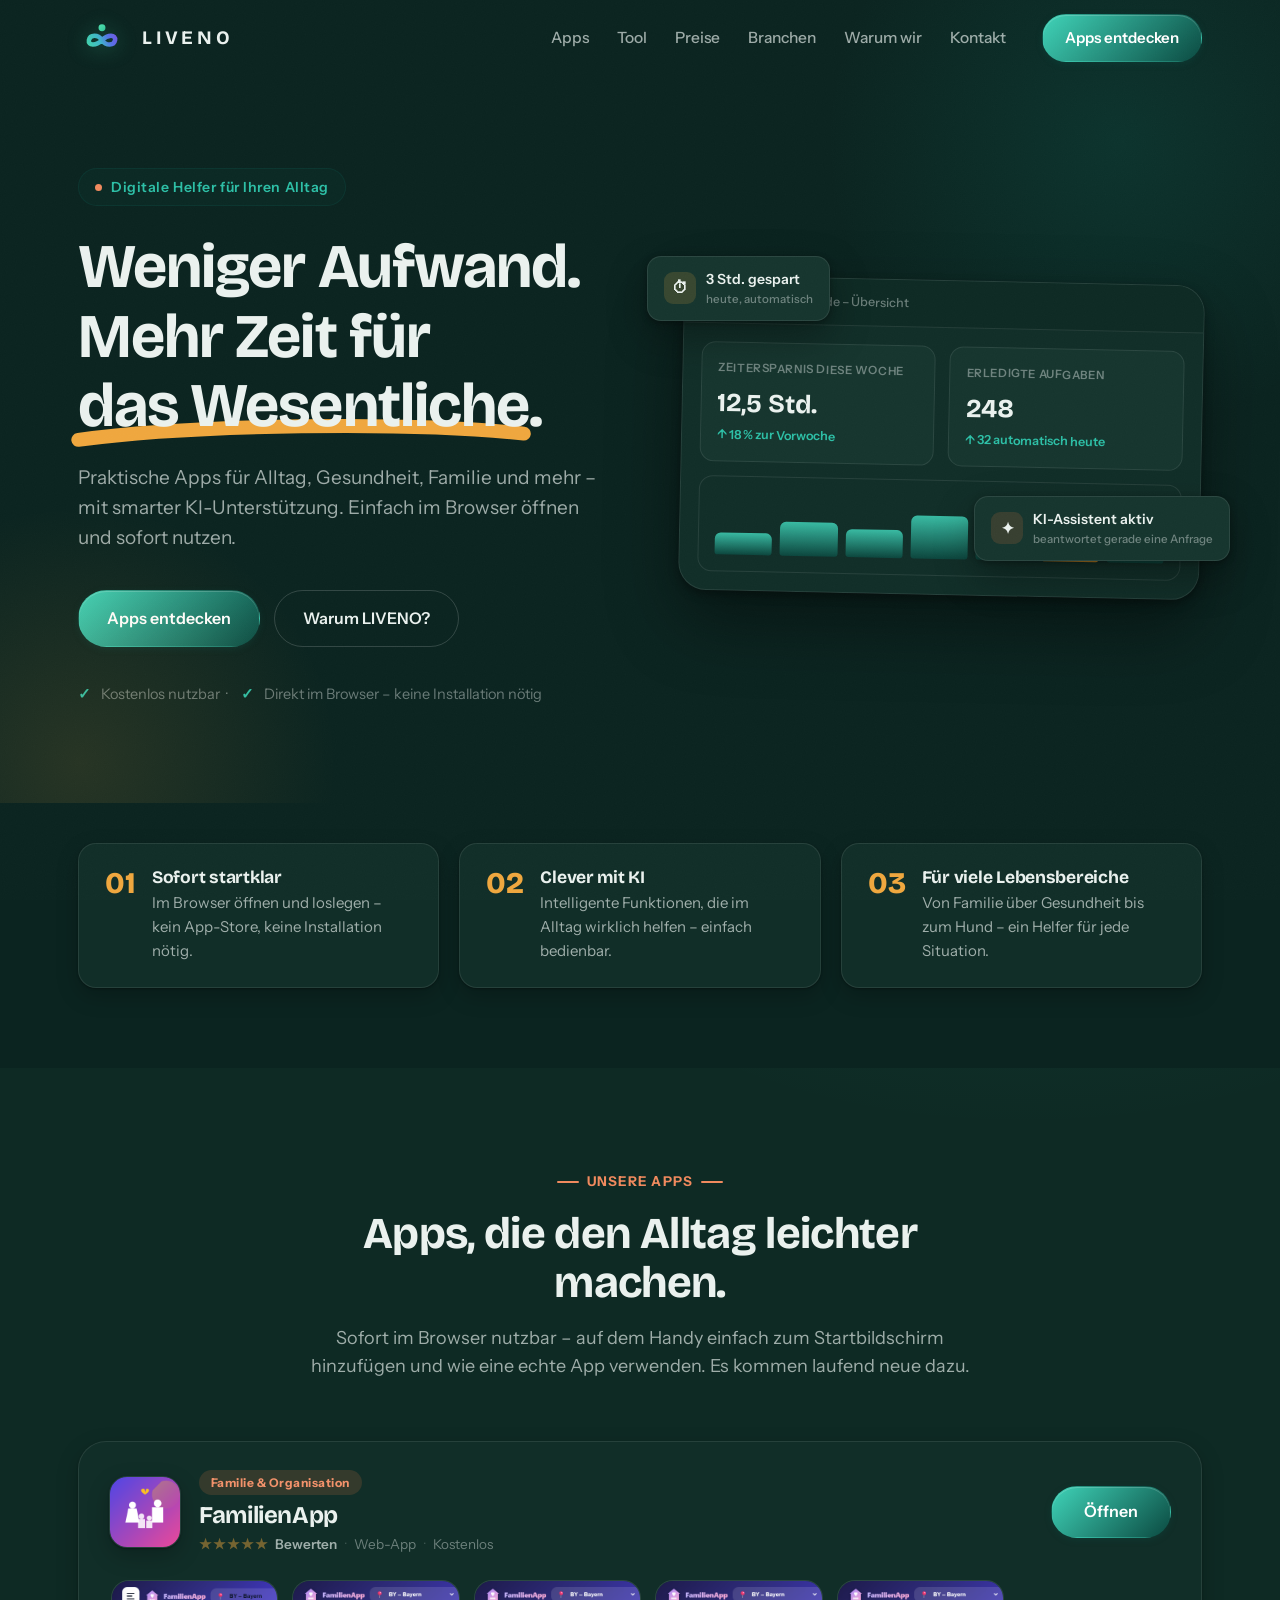
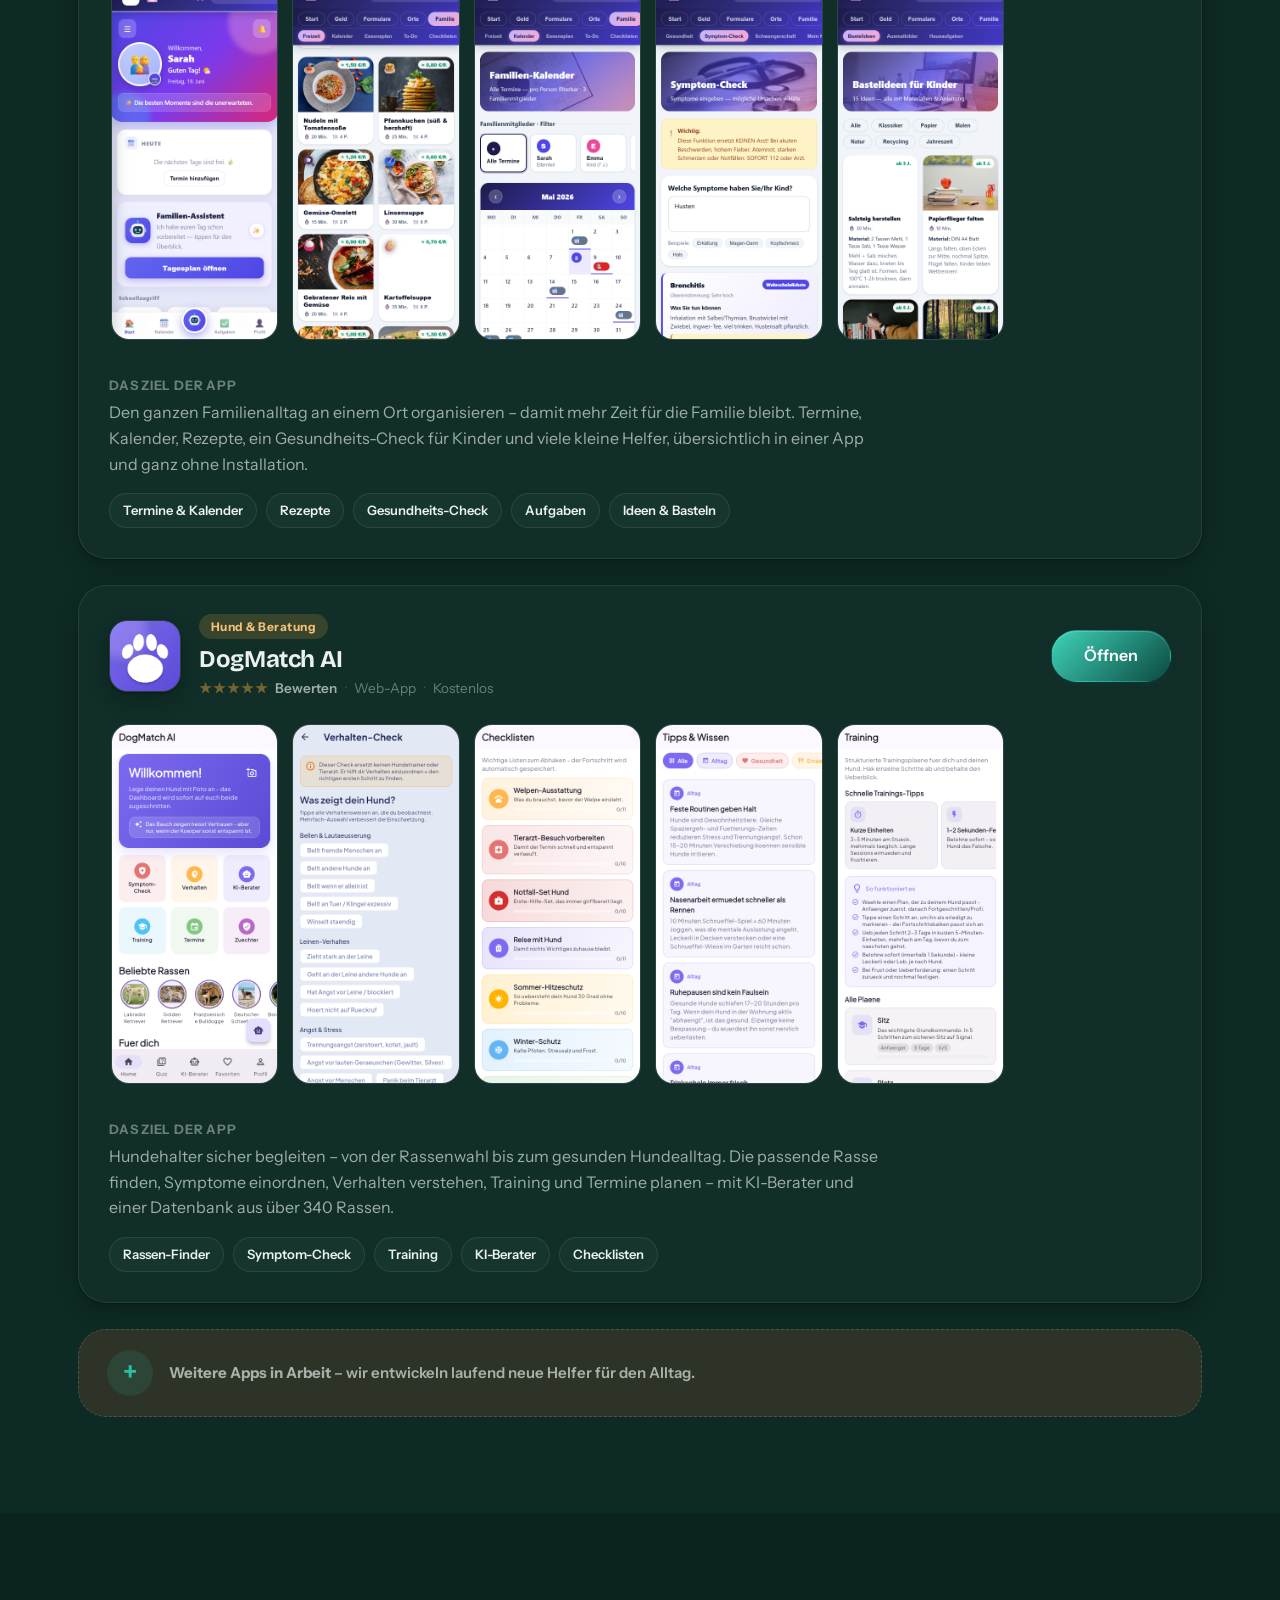
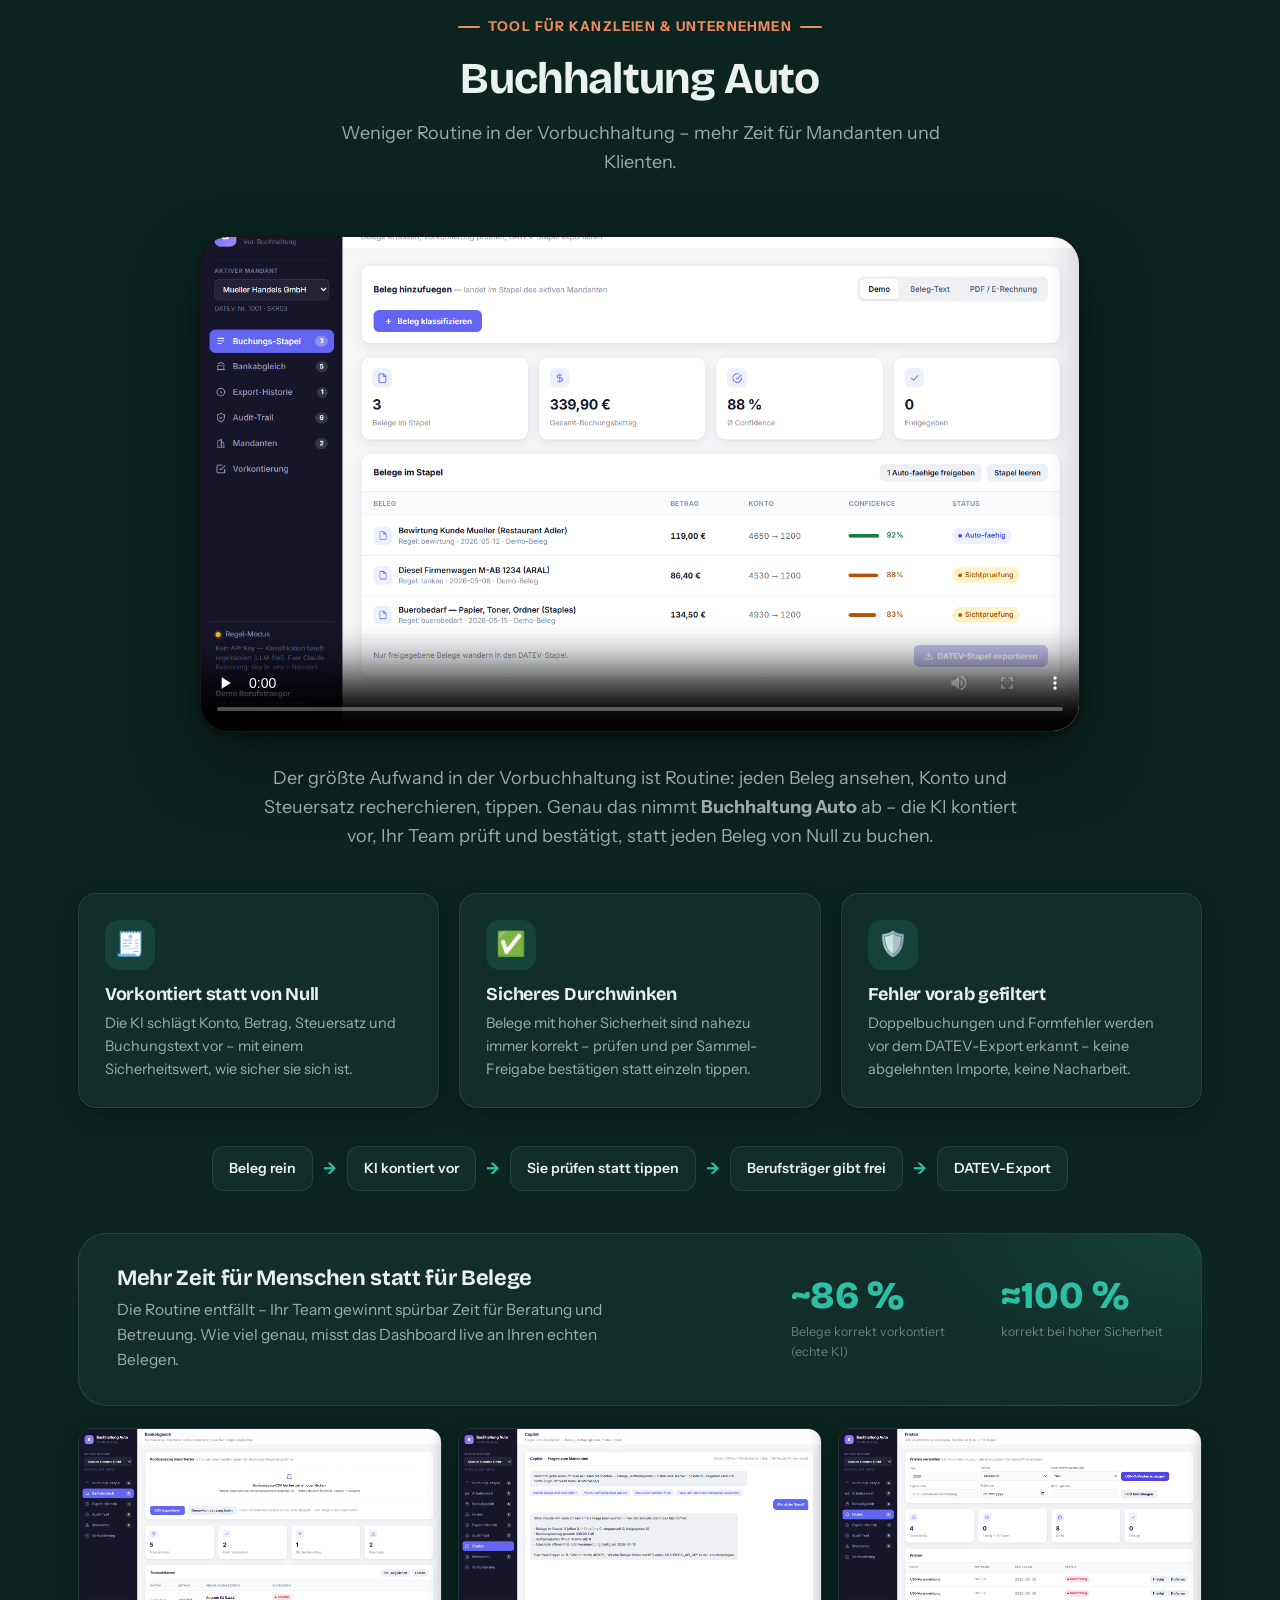
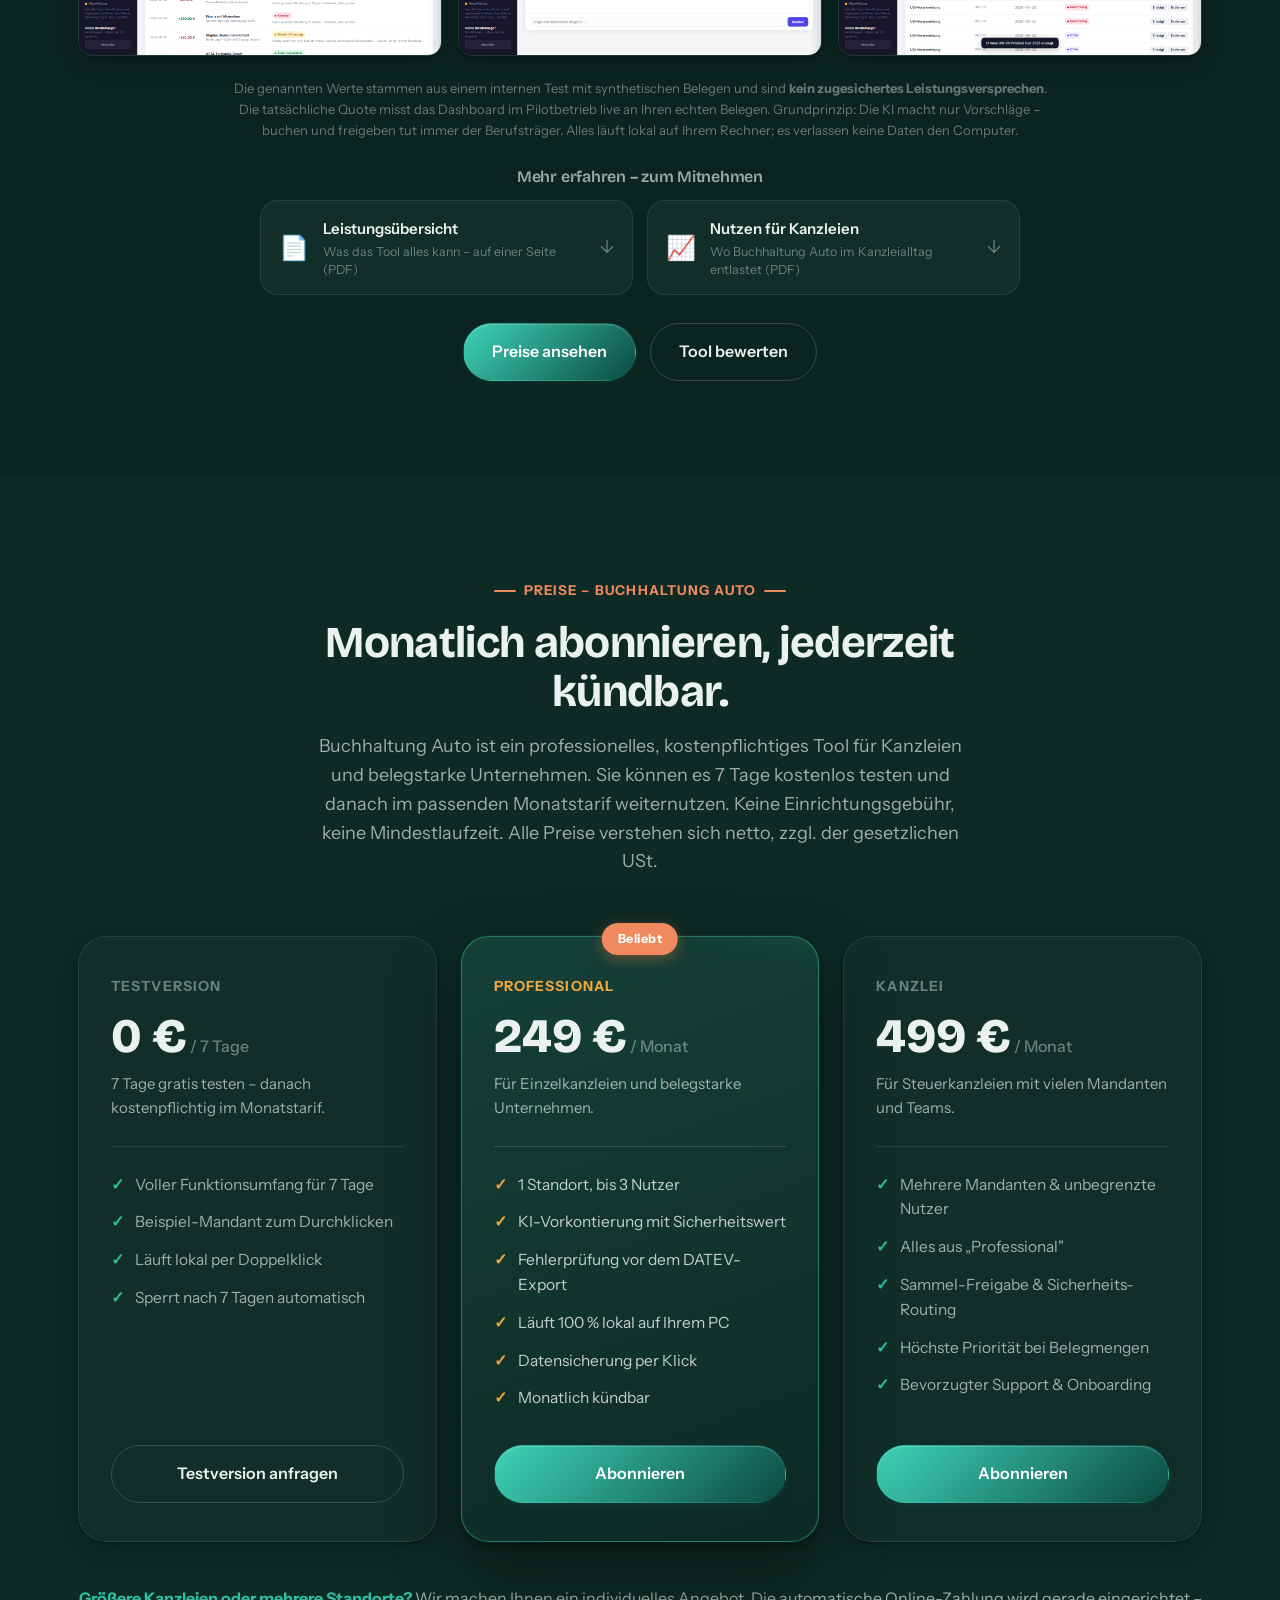
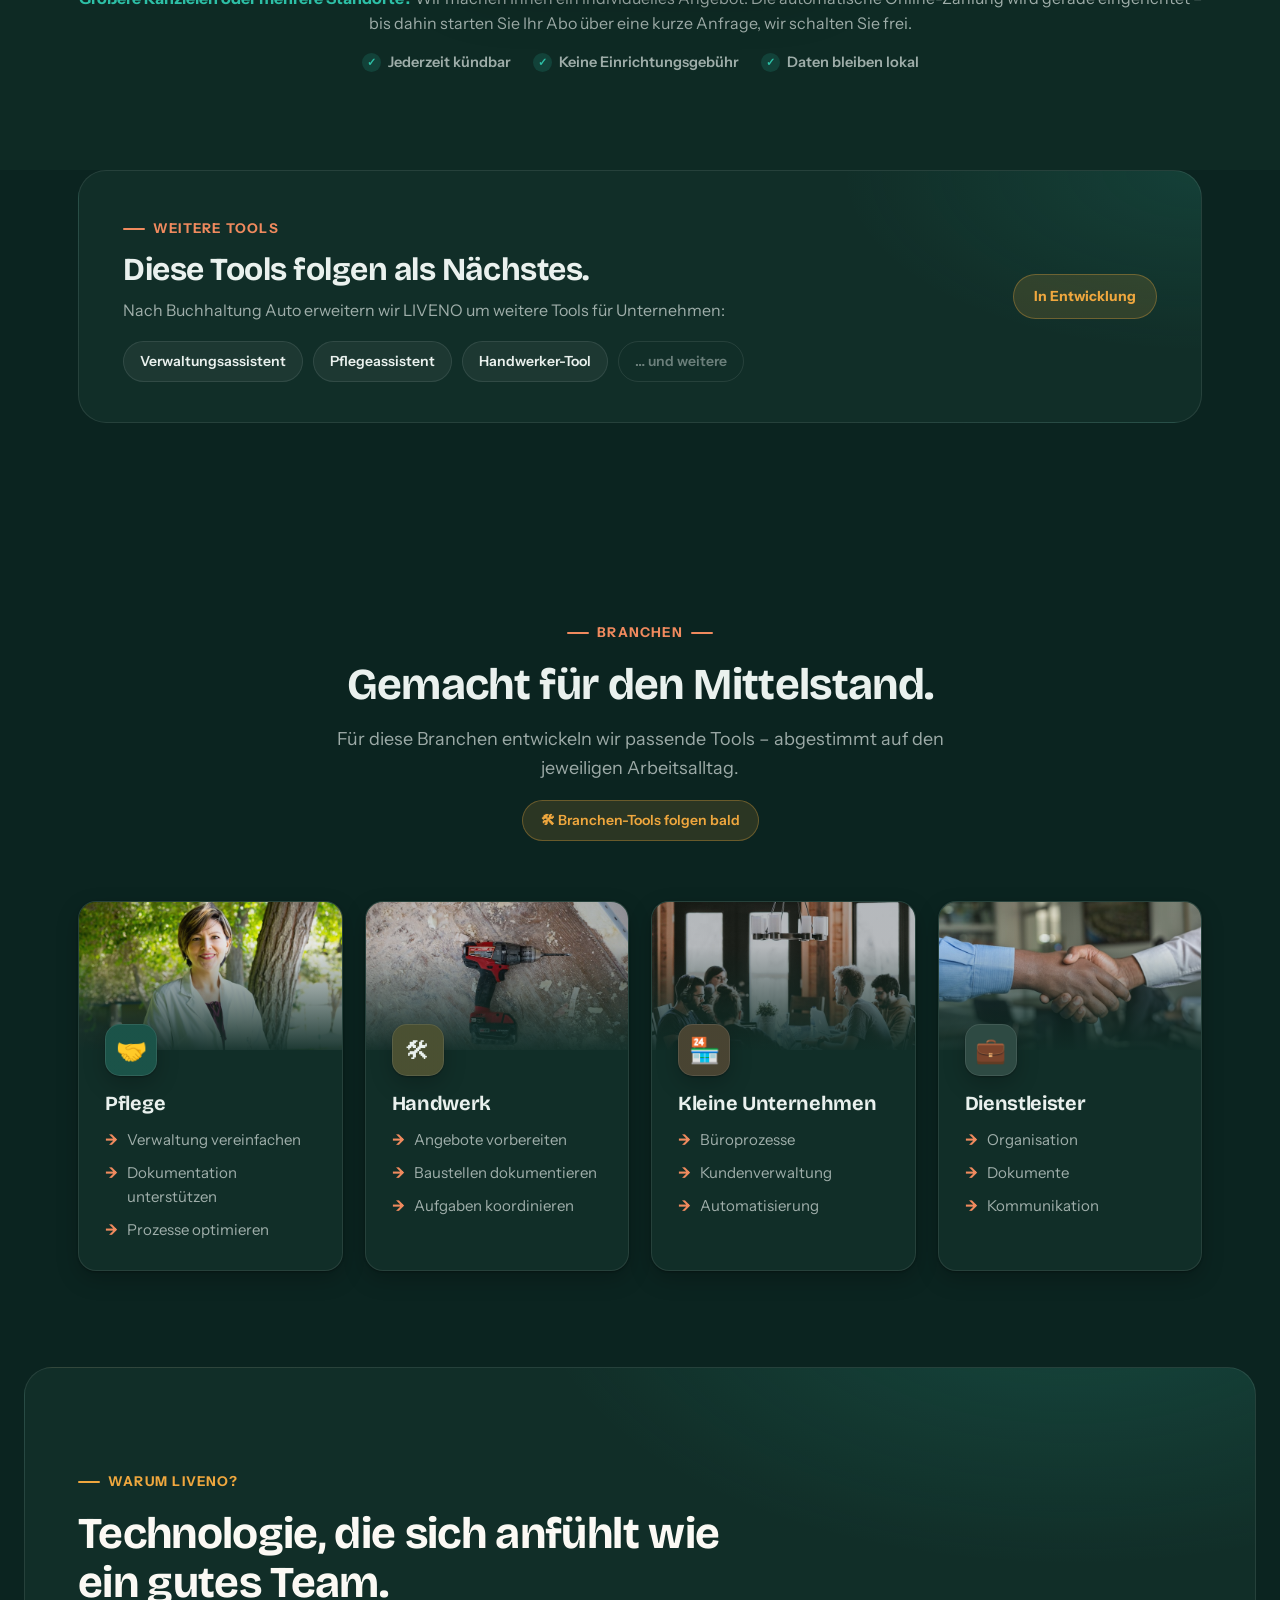
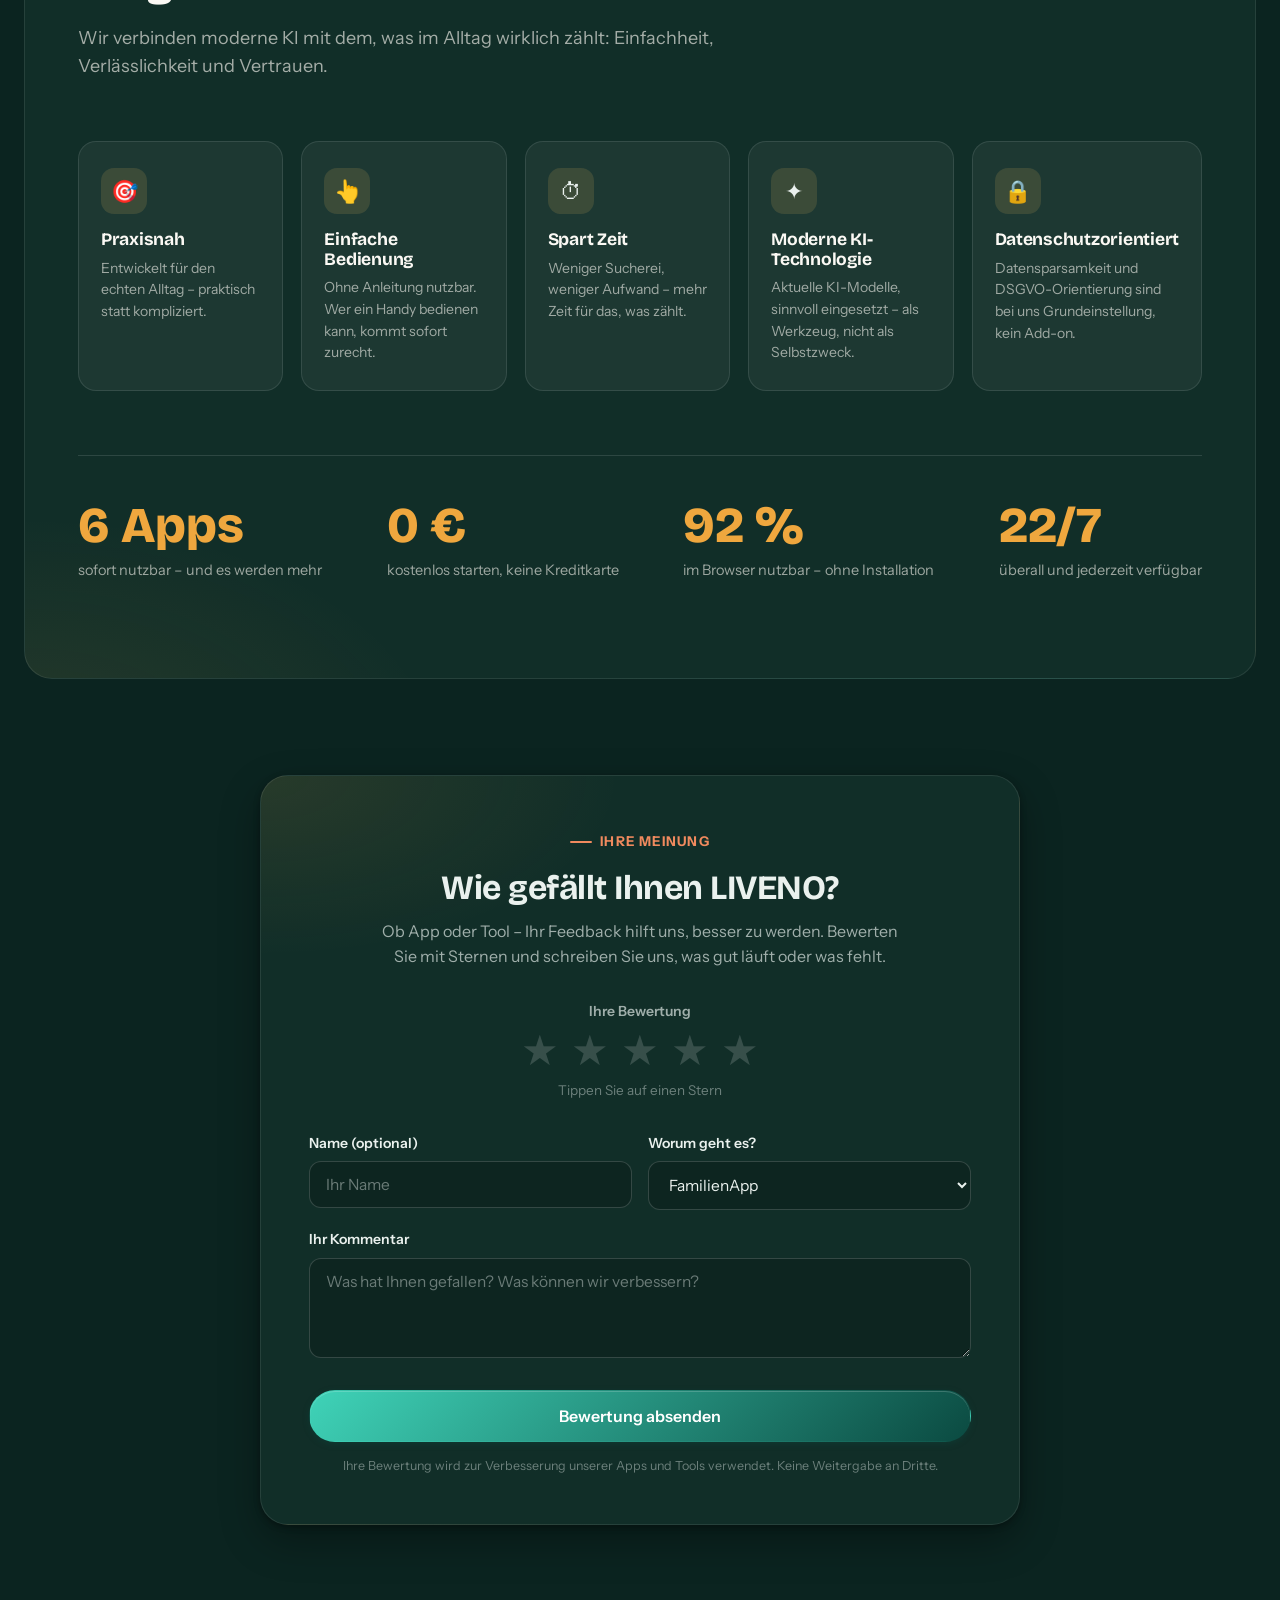
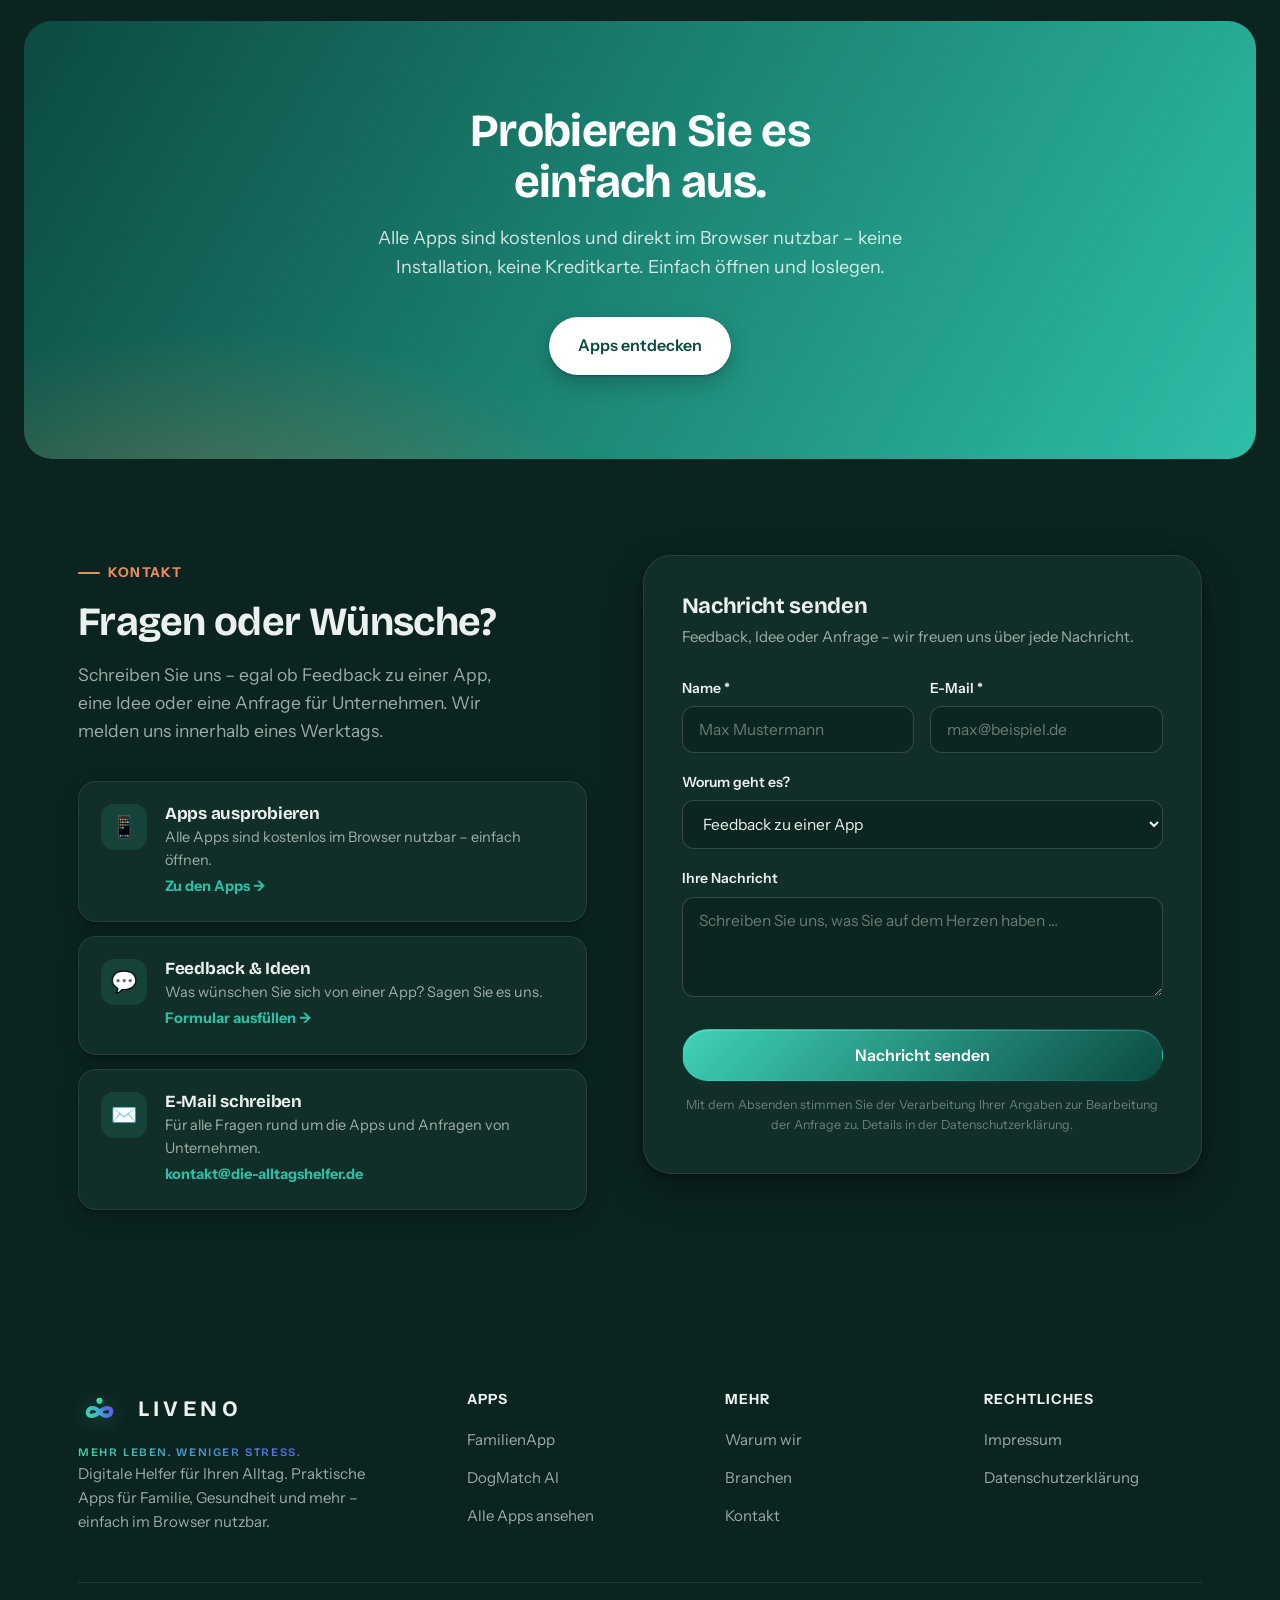
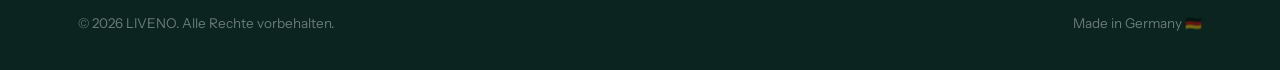
<file: index.html>
<!DOCTYPE html>
<html lang="de">
<head>
  <meta charset="UTF-8">
  <meta name="viewport" content="width=device-width, initial-scale=1.0">
  <title>LIVENO – Mehr Leben. Weniger Stress.</title>
  <meta name="description" content="LIVENO: praktische Apps für Familie und Hund – mit smarter KI-Unterstützung. Kostenlos und direkt im Browser nutzbar. Mehr Leben. Weniger Stress.">
  <meta name="keywords" content="LIVENO, Alltags-Apps, FamilienApp, Hunde-App, DogMatch, KI-Apps, kostenlose Web-Apps">
  <meta property="og:title" content="LIVENO – Mehr Leben. Weniger Stress.">
  <meta property="og:description" content="Praktische Apps für Familie und Hund – kostenlos und direkt im Browser nutzbar.">
  <meta property="og:type" content="website">
  <meta property="og:locale" content="de_DE">
  <link rel="icon" type="image/svg+xml" href="assets/liveno-icon.svg">
  <link rel="apple-touch-icon" href="assets/liveno-icon.svg">
  <link rel="preconnect" href="https://fonts.googleapis.com">
  <link rel="preconnect" href="https://fonts.gstatic.com" crossorigin>
  <link href="https://fonts.googleapis.com/css2?family=Bricolage+Grotesque:opsz,wght@12..96,400;12..96,600;12..96,700;12..96,800&family=Instrument+Sans:ital,wght@0,400;0,500;0,600;0,700;1,400&display=swap" rel="stylesheet">
  <link rel="stylesheet" href="css/style.css">
  <script type="application/ld+json">
  {
    "@context": "https://schema.org",
    "@type": "Organization",
    "name": "LIVENO",
    "slogan": "Mehr Leben. Weniger Stress.",
    "description": "LIVENO – praktische Apps für den Alltag mit smarter KI-Unterstützung. Aktuell: FamilienApp und DogMatch AI.",
    "url": "https://marcel-fe.github.io/die-alltagshelfer/",
    "inLanguage": "de"
  }
  </script>
</head>
<body>

  <!-- ====== NAVIGATION ====== -->
  <header class="nav" id="nav">
    <div class="nav-inner">
      <a href="#" class="nav-logo brand">
        <img class="brand-mark" src="assets/liveno-mark.svg" alt="LIVENO Logo">
        <span class="brand-word">LIVENO</span>
      </a>
      <button class="nav-burger" id="navBurger" aria-label="Menü öffnen">
        <span></span><span></span><span></span>
      </button>
      <nav class="nav-links" aria-label="Hauptnavigation">
        <a href="#apps">Apps</a>
        <a href="#tool">Tool</a>
        <a href="#preise">Preise</a>
        <a href="#branchen">Branchen</a>
        <a href="#warum">Warum wir</a>
        <a href="#kontakt">Kontakt</a>
      </nav>
      <div class="nav-cta">
        <a href="#apps" class="btn btn-primary">Apps entdecken</a>
      </div>
    </div>
  </header>

  <!-- ====== HERO ====== -->
  <section class="hero">
    <div class="hero-bg">
      <div class="blob-1"></div>
      <div class="blob-2"></div>
    </div>
    <div class="container">
      <div class="hero-grid">
        <div>
          <span class="hero-eyebrow"><span class="dot"></span>Digitale Helfer für Ihren Alltag</span>
          <h1>
            Weniger Aufwand.<br>
            Mehr Zeit für
            <span class="accent">
              <span class="accent-text">das&nbsp;Wesentliche.</span>
              <svg viewBox="0 0 300 24" preserveAspectRatio="none" aria-hidden="true">
                <path d="M6 18 C 80 8, 220 6, 294 14"/>
              </svg>
            </span>
          </h1>
          <p class="hero-sub">
            Praktische Apps für Alltag, Gesundheit, Familie und mehr – mit smarter
            KI-Unterstützung. Einfach im Browser öffnen und sofort nutzen.
          </p>
          <div class="hero-ctas">
            <a href="#apps" class="btn btn-primary">Apps entdecken</a>
            <a href="#warum" class="btn btn-secondary">Warum LIVENO?</a>
          </div>
          <p class="hero-trust">
            <span class="check">✓</span> Kostenlos nutzbar
            &nbsp;·&nbsp;
            <span class="check">✓</span> Direkt im Browser – keine Installation nötig
          </p>
        </div>

        <div class="hero-visual">
          <div class="mockup">
            <div class="mockup-bar">
              <i></i><i></i><i></i>
              <span>app.liveno.de – Übersicht</span>
            </div>
            <div class="mockup-body">
              <div class="mock-card">
                <div class="label">Zeitersparnis diese Woche</div>
                <div class="big">12,5 Std.</div>
                <div class="trend">↑ 18 % zur Vorwoche</div>
              </div>
              <div class="mock-card">
                <div class="label">Erledigte Aufgaben</div>
                <div class="big">248</div>
                <div class="trend">↑ 32 automatisch heute</div>
              </div>
              <div class="mock-chart" aria-hidden="true">
                <i></i><i></i><i></i><i></i><i></i><i></i><i></i>
              </div>
            </div>
          </div>
          <div class="float-chip chip-time">
            <span class="ic">⏱</span>
            <span>3 Std. gespart<span class="sub">heute, automatisch</span></span>
          </div>
          <div class="float-chip chip-ai">
            <span class="ic">✦</span>
            <span>KI-Assistent aktiv<span class="sub">beantwortet gerade eine Anfrage</span></span>
          </div>
        </div>
      </div>
    </div>
  </section>

  <!-- ====== 5-SEKUNDEN-WERT ====== -->
  <section class="value-strip" aria-label="Vorteile auf einen Blick">
    <div class="container">
      <div class="value-grid">
        <div class="value-item reveal">
          <span class="num">01</span>
          <div>
            <h3>Sofort startklar</h3>
            <p>Im Browser öffnen und loslegen – kein App-Store, keine Installation nötig.</p>
          </div>
        </div>
        <div class="value-item reveal reveal-d1">
          <span class="num">02</span>
          <div>
            <h3>Clever mit KI</h3>
            <p>Intelligente Funktionen, die im Alltag wirklich helfen – einfach bedienbar.</p>
          </div>
        </div>
        <div class="value-item reveal reveal-d2">
          <span class="num">03</span>
          <div>
            <h3>Für viele Lebensbereiche</h3>
            <p>Von Familie über Gesundheit bis zum Hund – ein Helfer für jede Situation.</p>
          </div>
        </div>
      </div>
    </div>
  </section>

  <!-- ====== APPS ====== -->
  <section class="apps" id="apps">
    <div class="container">
      <div class="section-head center reveal">
        <span class="eyebrow">Unsere Apps</span>
        <h2>Apps, die den Alltag leichter machen.</h2>
        <p>Sofort im Browser nutzbar – auf dem Handy einfach zum Startbildschirm hinzufügen und wie eine echte App verwenden. Es kommen laufend neue dazu.</p>
      </div>

      <div class="appstore-list">

        <!-- FamilienApp -->
        <article class="store-app reveal">
          <div class="store-head">
            <img class="store-icon" src="assets/img/apps/familien-icon.png" alt="FamilienApp App-Icon" loading="lazy">
            <div class="store-id">
              <span class="app-cat cat-1">Familie &amp; Organisation</span>
              <h3>FamilienApp</h3>
              <div class="store-meta">
                <a href="#feedback" class="store-rate" aria-label="App bewerten"><span class="stars-out">★★★★★</span> Bewerten</a>
                <span class="dot-sep">·</span> Web-App <span class="dot-sep">·</span> Kostenlos
              </div>
            </div>
            <a href="https://marcel-fe.github.io/familien-app/" target="_blank" rel="noopener" class="btn btn-primary store-get">Öffnen</a>
          </div>

          <div class="store-shots" tabindex="0" aria-label="Screenshots der FamilienApp">
            <img src="assets/img/apps/familien-1.png" alt="FamilienApp – Übersicht" loading="lazy">
            <img src="assets/img/apps/familien-2.png" alt="FamilienApp – Rezepte" loading="lazy">
            <img src="assets/img/apps/familien-3.png" alt="FamilienApp – Familienkalender" loading="lazy">
            <img src="assets/img/apps/familien-4.png" alt="FamilienApp – Gesundheits-Check" loading="lazy">
            <img src="assets/img/apps/familien-5.png" alt="FamilienApp – Ideen &amp; Basteln" loading="lazy">
          </div>

          <div class="store-about">
            <h4>Das Ziel der App</h4>
            <p>Den ganzen Familienalltag an einem Ort organisieren – damit mehr Zeit für die Familie bleibt. Termine, Kalender, Rezepte, ein Gesundheits-Check für Kinder und viele kleine Helfer, übersichtlich in einer App und ganz ohne Installation.</p>
            <div class="store-tags">
              <span>Termine &amp; Kalender</span><span>Rezepte</span><span>Gesundheits-Check</span><span>Aufgaben</span><span>Ideen &amp; Basteln</span>
            </div>
          </div>
        </article>

        <!-- DogMatch AI -->
        <article class="store-app reveal">
          <div class="store-head">
            <img class="store-icon" src="assets/img/apps/dogmatch-icon.png" alt="DogMatch AI App-Icon" loading="lazy">
            <div class="store-id">
              <span class="app-cat cat-6">Hund &amp; Beratung</span>
              <h3>DogMatch AI</h3>
              <div class="store-meta">
                <a href="#feedback" class="store-rate" aria-label="App bewerten"><span class="stars-out">★★★★★</span> Bewerten</a>
                <span class="dot-sep">·</span> Web-App <span class="dot-sep">·</span> Kostenlos
              </div>
            </div>
            <a href="https://marcel-fe.github.io/dogmatch-ai/" target="_blank" rel="noopener" class="btn btn-primary store-get">Öffnen</a>
          </div>

          <div class="store-shots" tabindex="0" aria-label="Screenshots der DogMatch AI App">
            <img src="assets/img/apps/dogmatch-1.png" alt="DogMatch AI – Übersicht" loading="lazy">
            <img src="assets/img/apps/dogmatch-2.png" alt="DogMatch AI – Verhalten-Check" loading="lazy">
            <img src="assets/img/apps/dogmatch-3.png" alt="DogMatch AI – Checklisten" loading="lazy">
            <img src="assets/img/apps/dogmatch-4.png" alt="DogMatch AI – Tipps" loading="lazy">
            <img src="assets/img/apps/dogmatch-5.png" alt="DogMatch AI – Training" loading="lazy">
          </div>

          <div class="store-about">
            <h4>Das Ziel der App</h4>
            <p>Hundehalter sicher begleiten – von der Rassenwahl bis zum gesunden Hundealltag. Die passende Rasse finden, Symptome einordnen, Verhalten verstehen, Training und Termine planen – mit KI-Berater und einer Datenbank aus über 340 Rassen.</p>
            <div class="store-tags">
              <span>Rassen-Finder</span><span>Symptom-Check</span><span>Training</span><span>KI-Berater</span><span>Checklisten</span>
            </div>
          </div>
        </article>

        <div class="store-soon reveal">
          <span class="soon-plus">+</span>
          <p><strong>Weitere Apps in Arbeit</strong> – wir entwickeln laufend neue Helfer für den Alltag.</p>
        </div>

      </div>
    </div>
  </section>

  <!-- ====== TOOL: BUCHHALTUNG AUTO ====== -->
  <section class="tool" id="tool">
    <div class="container">
      <div class="section-head center reveal">
        <span class="eyebrow">Tool für Kanzleien &amp; Unternehmen</span>
        <h2>Buchhaltung Auto</h2>
        <p>Weniger Routine in der Vorbuchhaltung – mehr Zeit für Mandanten und Klienten.</p>
      </div>

      <div class="tool-video reveal">
        <video controls preload="none" poster="assets/img/tool-poster.png" playsinline>
          <source src="assets/video/buchhaltung-werbevideo.mp4" type="video/mp4">
          Ihr Browser kann das Video nicht abspielen.
          <a href="assets/video/buchhaltung-werbevideo.mp4">Video herunterladen</a>
        </video>
      </div>

      <p class="tool-lead reveal">Der größte Aufwand in der Vorbuchhaltung ist Routine: jeden Beleg ansehen, Konto und Steuersatz recherchieren, tippen. Genau das nimmt <strong>Buchhaltung Auto</strong> ab – die KI kontiert vor, Ihr Team prüft und bestätigt, statt jeden Beleg von Null zu buchen.</p>

      <div class="tool-benefits">
        <div class="tool-benefit reveal">
          <div class="tb-icon">🧾</div>
          <h3>Vorkontiert statt von Null</h3>
          <p>Die KI schlägt Konto, Betrag, Steuersatz und Buchungstext vor – mit einem Sicherheitswert, wie sicher sie sich ist.</p>
        </div>
        <div class="tool-benefit reveal reveal-d1">
          <div class="tb-icon">✅</div>
          <h3>Sicheres Durchwinken</h3>
          <p>Belege mit hoher Sicherheit sind nahezu immer korrekt – prüfen und per Sammel-Freigabe bestätigen statt einzeln tippen.</p>
        </div>
        <div class="tool-benefit reveal reveal-d2">
          <div class="tb-icon">🛡️</div>
          <h3>Fehler vorab gefiltert</h3>
          <p>Doppelbuchungen und Formfehler werden vor dem DATEV-Export erkannt – keine abgelehnten Importe, keine Nacharbeit.</p>
        </div>
      </div>

      <div class="tool-flow reveal">
        <span>Beleg rein</span><i>→</i><span>KI kontiert vor</span><i>→</i><span>Sie prüfen statt tippen</span><i>→</i><span>Berufsträger gibt frei</span><i>→</i><span>DATEV-Export</span>
      </div>

      <div class="tool-impact reveal">
        <div class="impact-text">
          <h3>Mehr Zeit für Menschen statt für Belege</h3>
          <p>Die Routine entfällt – Ihr Team gewinnt spürbar Zeit für Beratung und Betreuung. Wie viel genau, misst das Dashboard live an Ihren echten Belegen.</p>
        </div>
        <div class="impact-stats">
          <div class="impact-stat"><span class="is-num">~86 %</span><span class="is-label">Belege korrekt vorkontiert (echte KI)</span></div>
          <div class="impact-stat"><span class="is-num">≈100 %</span><span class="is-label">korrekt bei hoher Sicherheit</span></div>
        </div>
      </div>

      <div class="tool-shots reveal">
        <img src="assets/img/tool-1.png" alt="Buchhaltung Auto – Bankabgleich" loading="lazy">
        <img src="assets/img/tool-2.png" alt="Buchhaltung Auto – KI-Copilot" loading="lazy">
        <img src="assets/img/tool-3.png" alt="Buchhaltung Auto – Fristen im Blick" loading="lazy">
      </div>

      <p class="tool-note reveal">
        Die genannten Werte stammen aus einem internen Test mit synthetischen Belegen und sind <strong>kein zugesichertes Leistungsversprechen</strong>. Die tatsächliche Quote misst das Dashboard im Pilotbetrieb live an Ihren echten Belegen. Grundprinzip: Die KI macht nur Vorschläge – buchen und freigeben tut immer der Berufsträger. Alles läuft lokal auf Ihrem Rechner; es verlassen keine Daten den Computer.
      </p>

      <div class="tool-downloads reveal">
        <h3>Mehr erfahren – zum Mitnehmen</h3>
        <div class="tool-dl-grid">
          <a class="tool-dl" href="assets/downloads/buchhaltung-auto-leistungsuebersicht.pdf" target="_blank" rel="noopener" download>
            <span class="dl-ic">📄</span>
            <span class="dl-text"><strong>Leistungsübersicht</strong><span>Was das Tool alles kann – auf einer Seite (PDF)</span></span>
            <span class="dl-arrow">↓</span>
          </a>
          <a class="tool-dl" href="assets/downloads/buchhaltung-auto-nutzen-fuer-kanzleien.pdf" target="_blank" rel="noopener" download>
            <span class="dl-ic">📈</span>
            <span class="dl-text"><strong>Nutzen für Kanzleien</strong><span>Wo Buchhaltung Auto im Kanzleialltag entlastet (PDF)</span></span>
            <span class="dl-arrow">↓</span>
          </a>
        </div>
      </div>

      <div class="tool-ctas reveal">
        <a href="#preise" class="btn btn-primary">Preise ansehen</a>
        <a href="#feedback" class="btn btn-secondary">Tool bewerten</a>
      </div>
    </div>
  </section>

  <!-- ====== PREISE (Buchhaltung Auto) ====== -->
  <section class="pricing" id="preise">
    <div class="container">
      <div class="section-head center reveal">
        <span class="eyebrow">Preise – Buchhaltung Auto</span>
        <h2>Monatlich abonnieren, jederzeit kündbar.</h2>
        <p>Buchhaltung Auto ist ein professionelles, kostenpflichtiges Tool für Kanzleien und belegstarke Unternehmen. Sie können es 7 Tage kostenlos testen und danach im passenden Monatstarif weiternutzen. Keine Einrichtungsgebühr, keine Mindestlaufzeit. Alle Preise verstehen sich netto, zzgl. der gesetzlichen USt.</p>
      </div>

      <div class="pricing-grid">

        <!-- Testversion -->
        <article class="price-card reveal">
          <span class="plan-name">Testversion</span>
          <div class="plan-price">0 €<small> / 7 Tage</small></div>
          <p class="plan-for">7 Tage gratis testen – danach kostenpflichtig im Monatstarif.</p>
          <ul>
            <li>Voller Funktionsumfang für 7 Tage</li>
            <li>Beispiel-Mandant zum Durchklicken</li>
            <li>Läuft lokal per Doppelklick</li>
            <li>Sperrt nach 7 Tagen automatisch</li>
          </ul>
          <a href="#kontakt" class="btn btn-secondary">Testversion anfragen</a>
        </article>

        <!-- Professional (featured) -->
        <article class="price-card featured reveal">
          <span class="featured-badge">Beliebt</span>
          <span class="plan-name">Professional</span>
          <div class="plan-price">249 €<small> / Monat</small></div>
          <p class="plan-for">Für Einzelkanzleien und belegstarke Unternehmen.</p>
          <ul>
            <li>1 Standort, bis 3 Nutzer</li>
            <li>KI-Vorkontierung mit Sicherheitswert</li>
            <li>Fehlerprüfung vor dem DATEV-Export</li>
            <li>Läuft 100 % lokal auf Ihrem PC</li>
            <li>Datensicherung per Klick</li>
            <li>Monatlich kündbar</li>
          </ul>
          <!-- TODO: href durch Stripe Payment Link (Professional) ersetzen, sobald Stripe-Konto steht -->
          <a href="#kontakt" class="btn btn-primary" data-plan="professional">Abonnieren</a>
        </article>

        <!-- Kanzlei -->
        <article class="price-card reveal">
          <span class="plan-name">Kanzlei</span>
          <div class="plan-price">499 €<small> / Monat</small></div>
          <p class="plan-for">Für Steuerkanzleien mit vielen Mandanten und Teams.</p>
          <ul>
            <li>Mehrere Mandanten &amp; unbegrenzte Nutzer</li>
            <li>Alles aus „Professional"</li>
            <li>Sammel-Freigabe &amp; Sicherheits-Routing</li>
            <li>Höchste Priorität bei Belegmengen</li>
            <li>Bevorzugter Support &amp; Onboarding</li>
          </ul>
          <!-- TODO: href durch Stripe Payment Link (Kanzlei) ersetzen, sobald Stripe-Konto steht -->
          <a href="#kontakt" class="btn btn-primary" data-plan="kanzlei">Abonnieren</a>
        </article>

      </div>

      <p class="pricing-note reveal">
        <strong>Größere Kanzleien oder mehrere Standorte?</strong> Wir machen Ihnen ein individuelles Angebot. Die automatische Online-Zahlung wird gerade eingerichtet – bis dahin starten Sie Ihr Abo über eine kurze Anfrage, wir schalten Sie frei.
        <span class="pn-badges">
          <span>Jederzeit kündbar</span>
          <span>Keine Einrichtungsgebühr</span>
          <span>Daten bleiben lokal</span>
        </span>
      </p>
    </div>
  </section>

  <!-- ====== WEITERE TOOLS ====== -->
  <section class="tools-teaser">
    <div class="container">
      <div class="tools-band reveal">
        <div class="tools-text">
          <span class="eyebrow">Weitere Tools</span>
          <h2>Diese Tools folgen als Nächstes.</h2>
          <p>Nach Buchhaltung Auto erweitern wir LIVENO um weitere Tools für Unternehmen:</p>
          <div class="tools-chips">
            <span>Verwaltungsassistent</span>
            <span>Pflegeassistent</span>
            <span>Handwerker-Tool</span>
            <span>… und weitere</span>
          </div>
        </div>
        <span class="tools-badge">In Entwicklung</span>
      </div>
    </div>
  </section>

  <!-- ====== BRANCHEN ====== -->
  <section id="branchen">
    <div class="container">
      <div class="section-head center reveal">
        <span class="eyebrow">Branchen</span>
        <h2>Gemacht für den Mittelstand.</h2>
        <p>Für diese Branchen entwickeln wir passende Tools – abgestimmt auf den jeweiligen Arbeitsalltag.</p>
        <span class="soon-note">🛠 Branchen-Tools folgen bald</span>
      </div>
      <div class="industries-grid">
        <div class="industry-card ic-teal reveal">
          <div class="ind-photo"><img src="assets/img/branche-pflege.jpg" alt="Pflegekraft im Gesundheitswesen" loading="lazy"></div>
          <div class="ind-body">
            <div class="ind-icon">🤝</div>
            <h3>Pflege</h3>
            <ul>
              <li>Verwaltung vereinfachen</li>
              <li>Dokumentation unterstützen</li>
              <li>Prozesse optimieren</li>
            </ul>
          </div>
        </div>
        <div class="industry-card ic-amber reveal reveal-d1">
          <div class="ind-photo"><img src="assets/img/branche-handwerk.jpg" alt="Handwerker mit Werkzeug" loading="lazy"></div>
          <div class="ind-body">
            <div class="ind-icon">🛠</div>
            <h3>Handwerk</h3>
            <ul>
              <li>Angebote vorbereiten</li>
              <li>Baustellen dokumentieren</li>
              <li>Aufgaben koordinieren</li>
            </ul>
          </div>
        </div>
        <div class="industry-card ic-coral reveal reveal-d2">
          <div class="ind-photo"><img src="assets/img/branche-unternehmen.jpg" alt="Team eines kleinen Unternehmens" loading="lazy"></div>
          <div class="ind-body">
            <div class="ind-icon">🏪</div>
            <h3>Kleine Unternehmen</h3>
            <ul>
              <li>Büroprozesse</li>
              <li>Kundenverwaltung</li>
              <li>Automatisierung</li>
            </ul>
          </div>
        </div>
        <div class="industry-card ic-deep reveal reveal-d3">
          <div class="ind-photo"><img src="assets/img/branche-dienstleister.jpg" alt="Dienstleister beim Handschlag" loading="lazy"></div>
          <div class="ind-body">
            <div class="ind-icon">💼</div>
            <h3>Dienstleister</h3>
            <ul>
              <li>Organisation</li>
              <li>Dokumente</li>
              <li>Kommunikation</li>
            </ul>
          </div>
        </div>
      </div>
    </div>
  </section>

  <!-- ====== WARUM ====== -->
  <section class="why" id="warum">
    <div class="container">
      <div class="section-head reveal">
        <span class="eyebrow">Warum LIVENO?</span>
        <h2>Technologie, die sich anfühlt wie ein gutes Team.</h2>
        <p>Wir verbinden moderne KI mit dem, was im Alltag wirklich zählt: Einfachheit, Verlässlichkeit und Vertrauen.</p>
      </div>
      <div class="why-grid">
        <div class="why-card reveal">
          <div class="why-icon">🎯</div>
          <h3>Praxisnah</h3>
          <p>Entwickelt für den echten Alltag – praktisch statt kompliziert.</p>
        </div>
        <div class="why-card reveal reveal-d1">
          <div class="why-icon">👆</div>
          <h3>Einfache Bedienung</h3>
          <p>Ohne Anleitung nutzbar. Wer ein Handy bedienen kann, kommt sofort zurecht.</p>
        </div>
        <div class="why-card reveal reveal-d2">
          <div class="why-icon">⏱</div>
          <h3>Spart Zeit</h3>
          <p>Weniger Sucherei, weniger Aufwand – mehr Zeit für das, was zählt.</p>
        </div>
        <div class="why-card reveal reveal-d3">
          <div class="why-icon">✦</div>
          <h3>Moderne KI-Technologie</h3>
          <p>Aktuelle KI-Modelle, sinnvoll eingesetzt – als Werkzeug, nicht als Selbstzweck.</p>
        </div>
        <div class="why-card reveal reveal-d4">
          <div class="why-icon">🔒</div>
          <h3>Datenschutzorientiert</h3>
          <p>Datensparsamkeit und DSGVO-Orientierung sind bei uns Grundeinstellung, kein Add-on.</p>
        </div>
      </div>
      <div class="why-stats">
        <div class="why-stat reveal">
          <div class="ws-num" data-count="7" data-suffix=" Apps">0 Apps</div>
          <div class="ws-label">sofort nutzbar – und es werden mehr</div>
        </div>
        <div class="why-stat reveal reveal-d1">
          <div class="ws-num" data-count="0" data-suffix=" €">0 €</div>
          <div class="ws-label">kostenlos starten, keine Kreditkarte</div>
        </div>
        <div class="why-stat reveal reveal-d2">
          <div class="ws-num" data-count="100" data-suffix=" %">0 %</div>
          <div class="ws-label">im Browser nutzbar – ohne Installation</div>
        </div>
        <div class="why-stat reveal reveal-d3">
          <div class="ws-num" data-count="24" data-suffix="/7">0/7</div>
          <div class="ws-label">überall und jederzeit verfügbar</div>
        </div>
      </div>
    </div>
  </section>

  <!-- ====== FEEDBACK ====== -->
  <section id="feedback">
    <div class="container">
      <div class="feedback-wrap reveal">
        <div class="feedback-head">
          <span class="eyebrow">Ihre Meinung</span>
          <h2>Wie gefällt Ihnen LIVENO?</h2>
          <p>Ob App oder Tool – Ihr Feedback hilft uns, besser zu werden. Bewerten Sie mit Sternen und schreiben Sie uns, was gut läuft oder was fehlt.</p>
        </div>

        <form class="feedback-form" id="feedbackForm" novalidate>
          <div class="rating-block">
            <span class="rating-label">Ihre Bewertung</span>
            <div class="stars" id="starRating" role="radiogroup" aria-label="Sternebewertung">
              <button type="button" class="star" data-value="1" role="radio" aria-checked="false" aria-label="1 Stern">★</button>
              <button type="button" class="star" data-value="2" role="radio" aria-checked="false" aria-label="2 Sterne">★</button>
              <button type="button" class="star" data-value="3" role="radio" aria-checked="false" aria-label="3 Sterne">★</button>
              <button type="button" class="star" data-value="4" role="radio" aria-checked="false" aria-label="4 Sterne">★</button>
              <button type="button" class="star" data-value="5" role="radio" aria-checked="false" aria-label="5 Sterne">★</button>
            </div>
            <span class="rating-hint" id="ratingHint">Tippen Sie auf einen Stern</span>
          </div>

          <div class="form-row">
            <div class="form-group">
              <label for="fb-name">Name (optional)</label>
              <input type="text" id="fb-name" name="name" autocomplete="name" placeholder="Ihr Name">
            </div>
            <div class="form-group">
              <label for="fb-subject">Worum geht es?</label>
              <select id="fb-subject" name="subject">
                <option>FamilienApp</option>
                <option>DogMatch AI</option>
                <option>Buchhaltung Auto</option>
                <option>Die Website allgemein</option>
              </select>
            </div>
          </div>
          <div class="form-group">
            <label for="fb-text">Ihr Kommentar</label>
            <textarea id="fb-text" name="comment" placeholder="Was hat Ihnen gefallen? Was können wir verbessern?"></textarea>
          </div>
          <button type="submit" class="btn btn-primary">Bewertung absenden</button>
          <p class="form-privacy">Ihre Bewertung wird zur Verbesserung unserer Apps und Tools verwendet. Keine Weitergabe an Dritte.</p>

          <div class="feedback-success" id="feedbackSuccess">
            <div class="fs-icon">★</div>
            <h3>Danke für Ihre Bewertung!</h3>
            <p>Ihr Feedback ist bei uns angekommen – wir schätzen das sehr.</p>
          </div>
        </form>
      </div>
    </div>
  </section>

  <!-- ====== CTA-BAND ====== -->
  <section class="cta-band-wrap" style="padding: 0 0 96px;">
    <div class="cta-band reveal">
      <h2>Probieren Sie es<br>einfach aus.</h2>
      <p>Alle Apps sind kostenlos und direkt im Browser nutzbar – keine Installation, keine Kreditkarte. Einfach öffnen und loslegen.</p>
      <div class="hero-ctas">
        <a href="#apps" class="btn btn-light">Apps entdecken</a>
      </div>
    </div>
  </section>

  <!-- ====== KONTAKT ====== -->
  <section id="kontakt" style="padding-top: 0;">
    <div class="container">
      <div class="contact-grid">
        <div class="contact-side reveal">
          <span class="eyebrow">Kontakt</span>
          <h2>Fragen oder Wünsche?</h2>
          <p>Schreiben Sie uns – egal ob Feedback zu einer App, eine Idee oder eine Anfrage für Unternehmen. Wir melden uns innerhalb eines Werktags.</p>

          <a class="contact-option" href="#apps">
            <span class="co-icon">📱</span>
            <div>
              <h3>Apps ausprobieren</h3>
              <p>Alle Apps sind kostenlos im Browser nutzbar – einfach öffnen.</p>
              <span class="co-link">Zu den Apps →</span>
            </div>
          </a>
          <a class="contact-option" href="#demoForm">
            <span class="co-icon">💬</span>
            <div>
              <h3>Feedback &amp; Ideen</h3>
              <p>Was wünschen Sie sich von einer App? Sagen Sie es uns.</p>
              <span class="co-link">Formular ausfüllen →</span>
            </div>
          </a>
          <a class="contact-option" href="mailto:kontakt@die-alltagshelfer.de">
            <span class="co-icon">✉️</span>
            <div>
              <h3>E-Mail schreiben</h3>
              <p>Für alle Fragen rund um die Apps und Anfragen von Unternehmen.</p>
              <span class="co-link">kontakt@die-alltagshelfer.de</span>
            </div>
          </a>
        </div>

        <form class="contact-form reveal reveal-d1" id="demoForm" novalidate>
          <h3>Nachricht senden</h3>
          <p class="form-sub">Feedback, Idee oder Anfrage – wir freuen uns über jede Nachricht.</p>
          <div class="form-fields">
            <div class="form-row">
              <div class="form-group">
                <label for="f-name">Name *</label>
                <input type="text" id="f-name" name="name" required autocomplete="name" placeholder="Max Mustermann">
              </div>
              <div class="form-group">
                <label for="f-email">E-Mail *</label>
                <input type="email" id="f-email" name="email" required autocomplete="email" placeholder="max@beispiel.de">
              </div>
            </div>
            <div class="form-group">
              <label for="f-topic">Worum geht es?</label>
              <select id="f-topic" name="topic">
                <option>Feedback zu einer App</option>
                <option>Idee für eine neue App</option>
                <option>Anfrage für mein Unternehmen</option>
                <option>Sonstiges</option>
              </select>
            </div>
            <div class="form-group">
              <label for="f-msg">Ihre Nachricht</label>
              <textarea id="f-msg" name="message" placeholder="Schreiben Sie uns, was Sie auf dem Herzen haben …"></textarea>
            </div>
            <button type="submit" class="btn btn-primary">Nachricht senden</button>
            <p class="form-privacy">Mit dem Absenden stimmen Sie der Verarbeitung Ihrer Angaben zur Bearbeitung der Anfrage zu. Details in der Datenschutzerklärung.</p>
          </div>
          <div class="form-success" id="formSuccess">
            <div class="fs-icon">✓</div>
            <h3>Vielen Dank!</h3>
            <p>Ihre Nachricht ist eingegangen. Wir melden uns innerhalb eines Werktags bei Ihnen.</p>
          </div>
        </form>
      </div>
    </div>
  </section>

  <!-- ====== FOOTER ====== -->
  <footer class="footer">
    <div class="container">
      <div class="footer-grid">
        <div class="footer-brand">
          <a href="#" class="nav-logo brand">
            <img class="brand-mark" src="assets/liveno-mark.svg" alt="LIVENO Logo">
            <span class="brand-word">LIVENO</span>
          </a>
          <div class="brand-tagline">Mehr Leben. Weniger Stress.</div>
          <p>Digitale Helfer für Ihren Alltag. Praktische Apps für Familie, Gesundheit und mehr – einfach im Browser nutzbar.</p>
        </div>
        <div>
          <h4>Apps</h4>
          <ul>
            <li><a href="https://marcel-fe.github.io/familien-app/" target="_blank" rel="noopener">FamilienApp</a></li>
            <li><a href="https://marcel-fe.github.io/dogmatch-ai/" target="_blank" rel="noopener">DogMatch AI</a></li>
            <li><a href="#apps">Alle Apps ansehen</a></li>
          </ul>
        </div>
        <div>
          <h4>Mehr</h4>
          <ul>
            <li><a href="#warum">Warum wir</a></li>
            <li><a href="#branchen">Branchen</a></li>
            <li><a href="#kontakt">Kontakt</a></li>
          </ul>
        </div>
        <div>
          <h4>Rechtliches</h4>
          <ul>
            <li><a href="impressum.html">Impressum</a></li>
            <li><a href="datenschutz.html">Datenschutzerklärung</a></li>
          </ul>
        </div>
      </div>
      <div class="footer-bottom">
        <span>© 2026 LIVENO. Alle Rechte vorbehalten.</span>
        <span>Made in Germany 🇩🇪</span>
      </div>
    </div>
  </footer>

  <script src="js/main.js"></script>
</body>
</html>
</file>
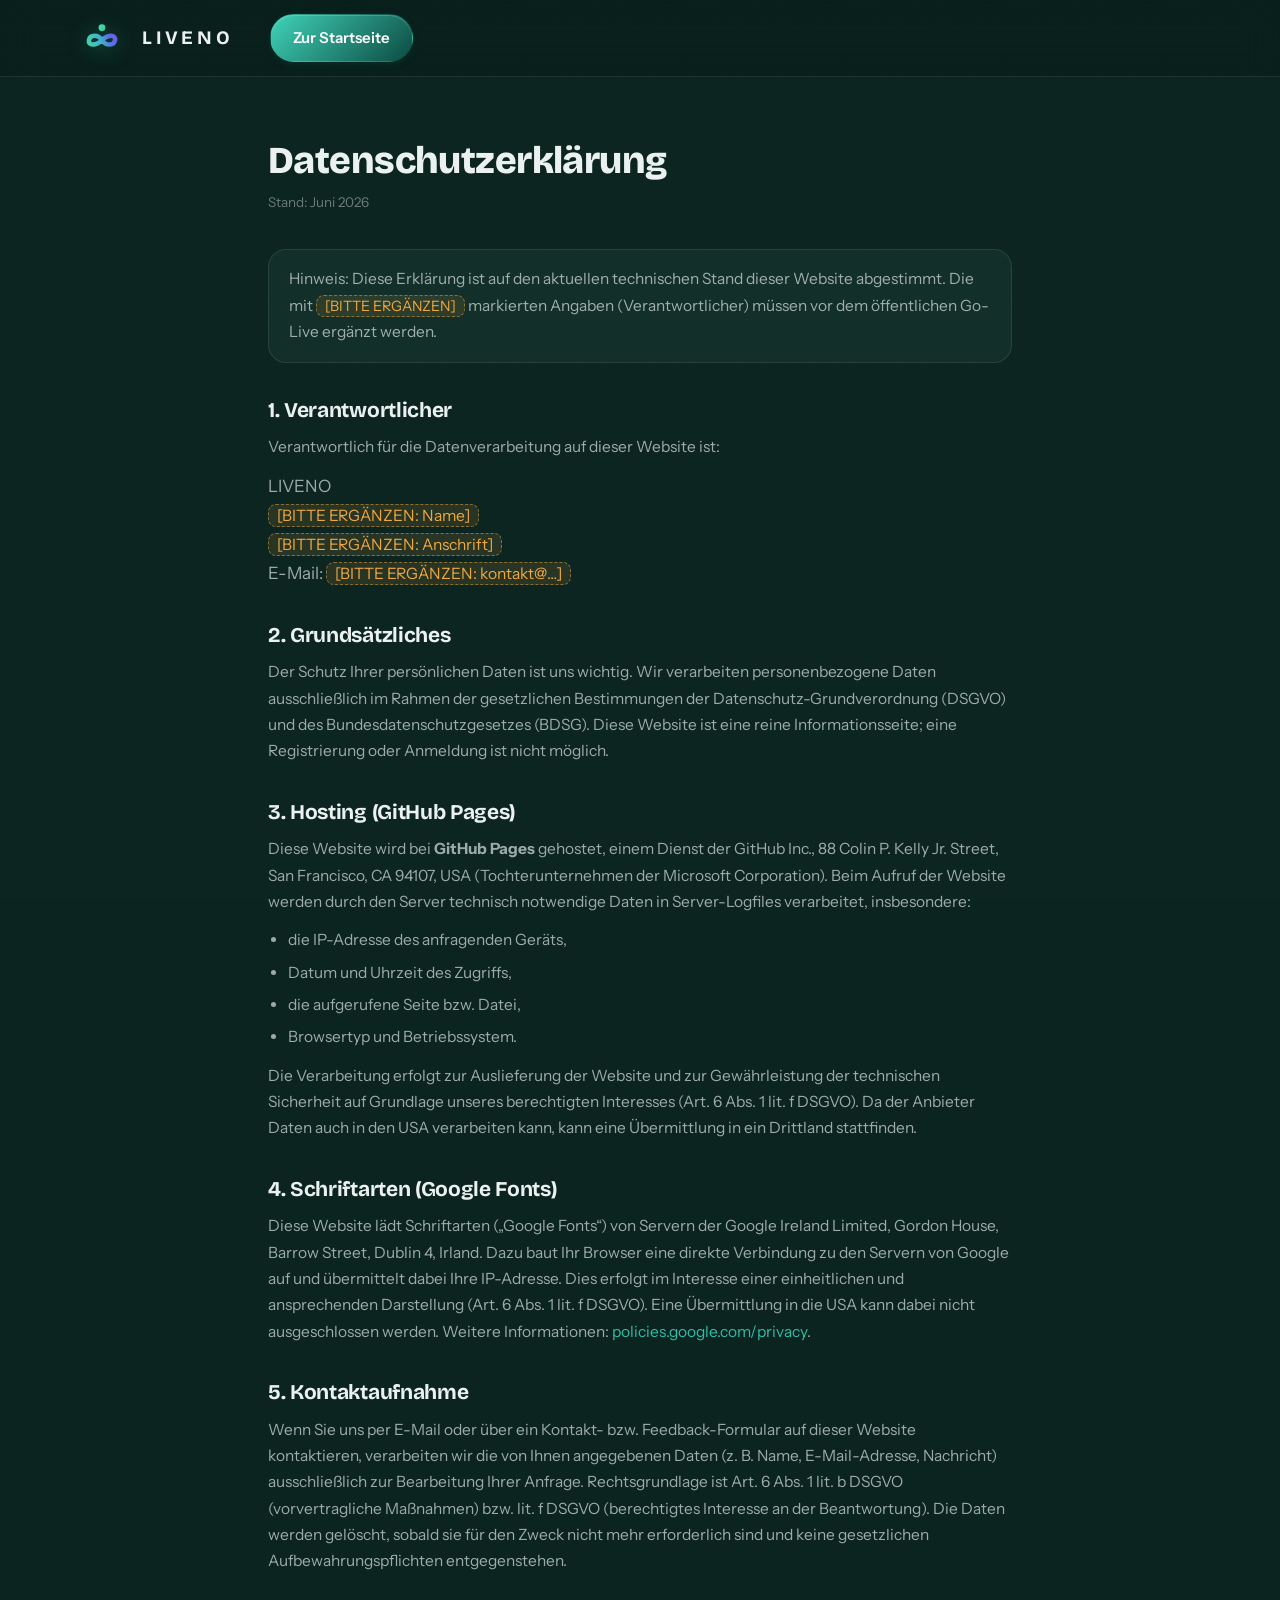
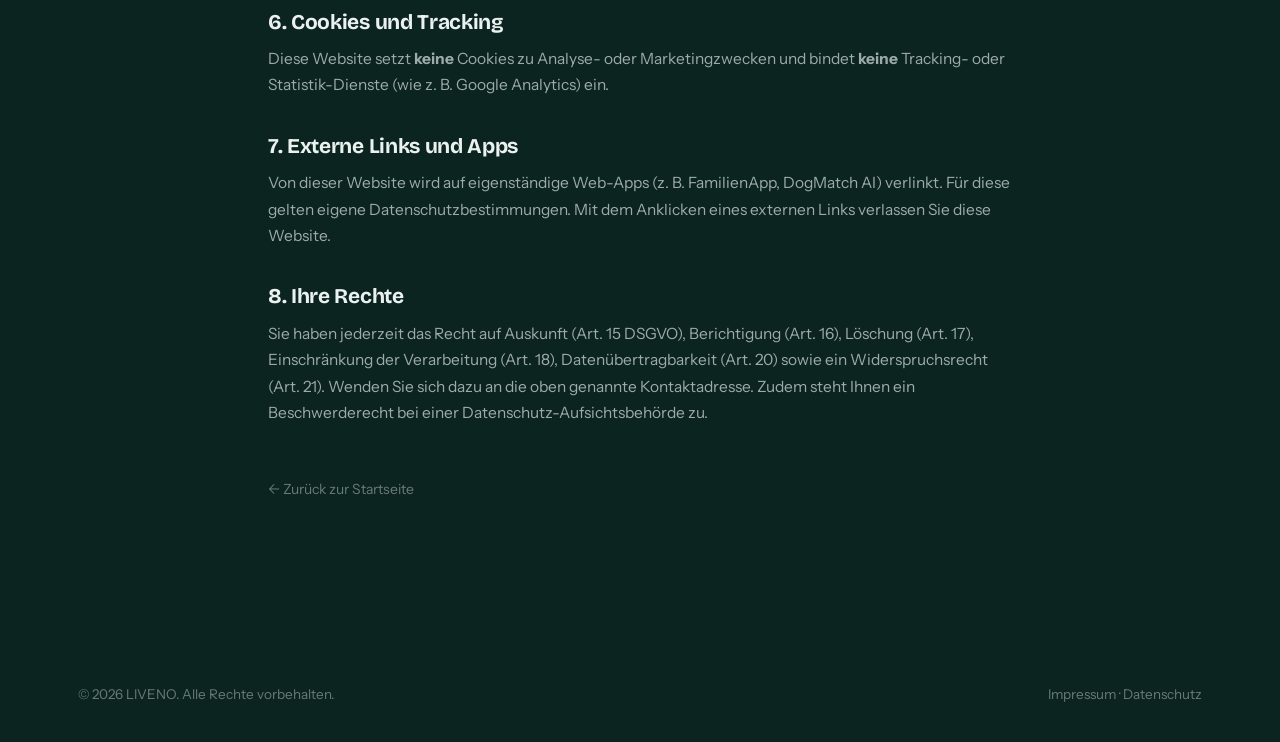
<file: datenschutz.html>
<!DOCTYPE html>
<html lang="de">
<head>
  <meta charset="UTF-8">
  <meta name="viewport" content="width=device-width, initial-scale=1.0">
  <title>Datenschutzerklärung – LIVENO</title>
  <meta name="description" content="Datenschutzerklärung von LIVENO – wie wir mit Ihren Daten umgehen.">
  <meta name="robots" content="index, follow">
  <link rel="icon" type="image/svg+xml" href="assets/app-icon.svg">
  <link rel="preconnect" href="https://fonts.googleapis.com">
  <link rel="preconnect" href="https://fonts.gstatic.com" crossorigin>
  <link href="https://fonts.googleapis.com/css2?family=Bricolage+Grotesque:opsz,wght@12..96,400;12..96,600;12..96,700;12..96,800&family=Instrument+Sans:ital,wght@0,400;0,500;0,600;0,700;1,400&display=swap" rel="stylesheet">
  <link rel="stylesheet" href="css/style.css">
</head>
<body>

  <header class="nav scrolled" id="nav">
    <div class="nav-inner">
      <a href="index.html" class="nav-logo brand">
        <img class="brand-mark" src="assets/liveno-mark.svg" alt="LIVENO Logo">
        <span class="brand-word">LIVENO</span>
      </a>
      <div class="nav-cta">
        <a href="index.html" class="btn btn-primary">Zur Startseite</a>
      </div>
    </div>
  </header>

  <main class="legal">
    <div class="container">
      <h1>Datenschutzerklärung</h1>
      <p class="legal-updated">Stand: Juni 2026</p>

      <p class="legal-note">Hinweis: Diese Erklärung ist auf den aktuellen technischen Stand dieser Website abgestimmt. Die mit <span class="todo">[BITTE ERGÄNZEN]</span> markierten Angaben (Verantwortlicher) müssen vor dem öffentlichen Go-Live ergänzt werden.</p>

      <h2>1. Verantwortlicher</h2>
      <p>Verantwortlich für die Datenverarbeitung auf dieser Website ist:</p>
      <address>
        LIVENO<br>
        <span class="todo">[BITTE ERGÄNZEN: Name]</span><br>
        <span class="todo">[BITTE ERGÄNZEN: Anschrift]</span><br>
        E-Mail: <span class="todo">[BITTE ERGÄNZEN: kontakt@…]</span>
      </address>

      <h2>2. Grundsätzliches</h2>
      <p>Der Schutz Ihrer persönlichen Daten ist uns wichtig. Wir verarbeiten personenbezogene Daten ausschließlich im Rahmen der gesetzlichen Bestimmungen der Datenschutz-Grundverordnung (DSGVO) und des Bundesdatenschutzgesetzes (BDSG). Diese Website ist eine reine Informationsseite; eine Registrierung oder Anmeldung ist nicht möglich.</p>

      <h2>3. Hosting (GitHub Pages)</h2>
      <p>Diese Website wird bei <strong>GitHub Pages</strong> gehostet, einem Dienst der GitHub Inc., 88 Colin P. Kelly Jr. Street, San Francisco, CA 94107, USA (Tochterunternehmen der Microsoft Corporation). Beim Aufruf der Website werden durch den Server technisch notwendige Daten in Server-Logfiles verarbeitet, insbesondere:</p>
      <ul>
        <li>die IP-Adresse des anfragenden Geräts,</li>
        <li>Datum und Uhrzeit des Zugriffs,</li>
        <li>die aufgerufene Seite bzw. Datei,</li>
        <li>Browsertyp und Betriebssystem.</li>
      </ul>
      <p>Die Verarbeitung erfolgt zur Auslieferung der Website und zur Gewährleistung der technischen Sicherheit auf Grundlage unseres berechtigten Interesses (Art. 6 Abs. 1 lit. f DSGVO). Da der Anbieter Daten auch in den USA verarbeiten kann, kann eine Übermittlung in ein Drittland stattfinden.</p>

      <h2>4. Schriftarten (Google Fonts)</h2>
      <p>Diese Website lädt Schriftarten („Google Fonts“) von Servern der Google Ireland Limited, Gordon House, Barrow Street, Dublin 4, Irland. Dazu baut Ihr Browser eine direkte Verbindung zu den Servern von Google auf und übermittelt dabei Ihre IP-Adresse. Dies erfolgt im Interesse einer einheitlichen und ansprechenden Darstellung (Art. 6 Abs. 1 lit. f DSGVO). Eine Übermittlung in die USA kann dabei nicht ausgeschlossen werden. Weitere Informationen: <a href="https://policies.google.com/privacy" target="_blank" rel="noopener">policies.google.com/privacy</a>.</p>

      <h2>5. Kontaktaufnahme</h2>
      <p>Wenn Sie uns per E-Mail oder über ein Kontakt- bzw. Feedback-Formular auf dieser Website kontaktieren, verarbeiten wir die von Ihnen angegebenen Daten (z. B. Name, E-Mail-Adresse, Nachricht) ausschließlich zur Bearbeitung Ihrer Anfrage. Rechtsgrundlage ist Art. 6 Abs. 1 lit. b DSGVO (vorvertragliche Maßnahmen) bzw. lit. f DSGVO (berechtigtes Interesse an der Beantwortung). Die Daten werden gelöscht, sobald sie für den Zweck nicht mehr erforderlich sind und keine gesetzlichen Aufbewahrungspflichten entgegenstehen.</p>

      <h2>6. Cookies und Tracking</h2>
      <p>Diese Website setzt <strong>keine</strong> Cookies zu Analyse- oder Marketingzwecken und bindet <strong>keine</strong> Tracking- oder Statistik-Dienste (wie z. B. Google Analytics) ein.</p>

      <h2>7. Externe Links und Apps</h2>
      <p>Von dieser Website wird auf eigenständige Web-Apps (z. B. FamilienApp, DogMatch AI) verlinkt. Für diese gelten eigene Datenschutzbestimmungen. Mit dem Anklicken eines externen Links verlassen Sie diese Website.</p>

      <h2>8. Ihre Rechte</h2>
      <p>Sie haben jederzeit das Recht auf Auskunft (Art. 15 DSGVO), Berichtigung (Art. 16), Löschung (Art. 17), Einschränkung der Verarbeitung (Art. 18), Datenübertragbarkeit (Art. 20) sowie ein Widerspruchsrecht (Art. 21). Wenden Sie sich dazu an die oben genannte Kontaktadresse. Zudem steht Ihnen ein Beschwerderecht bei einer Datenschutz-Aufsichtsbehörde zu.</p>

      <a class="legal-back" href="index.html">← Zurück zur Startseite</a>
    </div>
  </main>

  <footer class="footer">
    <div class="container">
      <div class="footer-bottom">
        <span>© 2026 LIVENO. Alle Rechte vorbehalten.</span>
        <span><a href="impressum.html">Impressum</a> · <a href="datenschutz.html">Datenschutz</a></span>
      </div>
    </div>
  </footer>

</body>
</html>
</file>
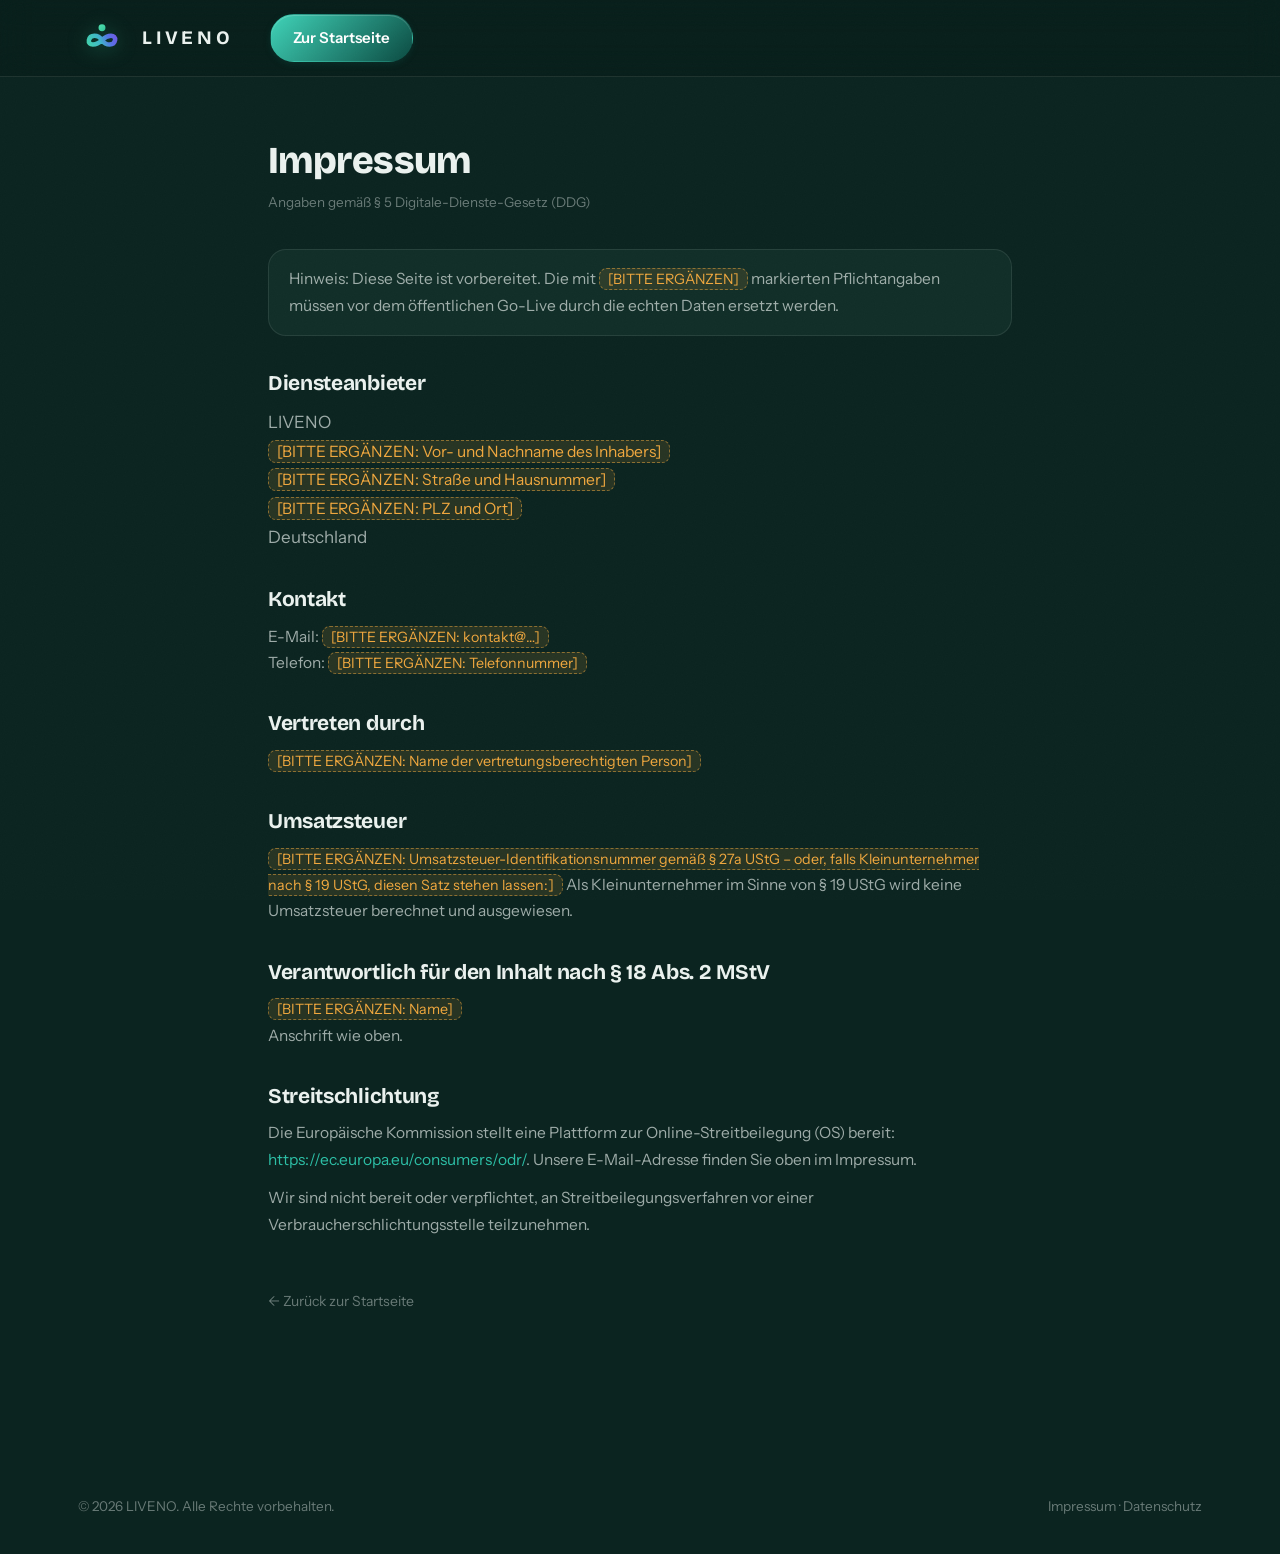
<file: impressum.html>
<!DOCTYPE html>
<html lang="de">
<head>
  <meta charset="UTF-8">
  <meta name="viewport" content="width=device-width, initial-scale=1.0">
  <title>Impressum – LIVENO</title>
  <meta name="description" content="Impressum und Anbieterkennzeichnung von LIVENO.">
  <meta name="robots" content="index, follow">
  <link rel="icon" type="image/svg+xml" href="assets/app-icon.svg">
  <link rel="preconnect" href="https://fonts.googleapis.com">
  <link rel="preconnect" href="https://fonts.gstatic.com" crossorigin>
  <link href="https://fonts.googleapis.com/css2?family=Bricolage+Grotesque:opsz,wght@12..96,400;12..96,600;12..96,700;12..96,800&family=Instrument+Sans:ital,wght@0,400;0,500;0,600;0,700;1,400&display=swap" rel="stylesheet">
  <link rel="stylesheet" href="css/style.css">
</head>
<body>

  <header class="nav scrolled" id="nav">
    <div class="nav-inner">
      <a href="index.html" class="nav-logo brand">
        <img class="brand-mark" src="assets/liveno-mark.svg" alt="LIVENO Logo">
        <span class="brand-word">LIVENO</span>
      </a>
      <div class="nav-cta">
        <a href="index.html" class="btn btn-primary">Zur Startseite</a>
      </div>
    </div>
  </header>

  <main class="legal">
    <div class="container">
      <h1>Impressum</h1>
      <p class="legal-updated">Angaben gemäß § 5 Digitale-Dienste-Gesetz (DDG)</p>

      <p class="legal-note">Hinweis: Diese Seite ist vorbereitet. Die mit <span class="todo">[BITTE ERGÄNZEN]</span> markierten Pflichtangaben müssen vor dem öffentlichen Go-Live durch die echten Daten ersetzt werden.</p>

      <h2>Diensteanbieter</h2>
      <address>
        LIVENO<br>
        <span class="todo">[BITTE ERGÄNZEN: Vor- und Nachname des Inhabers]</span><br>
        <span class="todo">[BITTE ERGÄNZEN: Straße und Hausnummer]</span><br>
        <span class="todo">[BITTE ERGÄNZEN: PLZ und Ort]</span><br>
        Deutschland
      </address>

      <h2>Kontakt</h2>
      <p>
        E-Mail: <span class="todo">[BITTE ERGÄNZEN: kontakt@…]</span><br>
        Telefon: <span class="todo">[BITTE ERGÄNZEN: Telefonnummer]</span>
      </p>

      <h2>Vertreten durch</h2>
      <p><span class="todo">[BITTE ERGÄNZEN: Name der vertretungsberechtigten Person]</span></p>

      <h2>Umsatzsteuer</h2>
      <p>
        <span class="todo">[BITTE ERGÄNZEN: Umsatzsteuer-Identifikationsnummer gemäß § 27a UStG – oder, falls Kleinunternehmer nach § 19 UStG, diesen Satz stehen lassen:]</span>
        Als Kleinunternehmer im Sinne von § 19 UStG wird keine Umsatzsteuer berechnet und ausgewiesen.
      </p>

      <h2>Verantwortlich für den Inhalt nach § 18 Abs. 2 MStV</h2>
      <p>
        <span class="todo">[BITTE ERGÄNZEN: Name]</span><br>
        Anschrift wie oben.
      </p>

      <h2>Streitschlichtung</h2>
      <p>Die Europäische Kommission stellt eine Plattform zur Online-Streitbeilegung (OS) bereit: <a href="https://ec.europa.eu/consumers/odr/" target="_blank" rel="noopener">https://ec.europa.eu/consumers/odr/</a>. Unsere E-Mail-Adresse finden Sie oben im Impressum.</p>
      <p>Wir sind nicht bereit oder verpflichtet, an Streitbeilegungsverfahren vor einer Verbraucherschlichtungsstelle teilzunehmen.</p>

      <a class="legal-back" href="index.html">← Zurück zur Startseite</a>
    </div>
  </main>

  <footer class="footer">
    <div class="container">
      <div class="footer-bottom">
        <span>© 2026 LIVENO. Alle Rechte vorbehalten.</span>
        <span><a href="impressum.html">Impressum</a> · <a href="datenschutz.html">Datenschutz</a></span>
      </div>
    </div>
  </footer>

</body>
</html>
</file>
<file: css/style.css>
/* ============================================================
   DIE ALLTAGSHELFER — Design System
   Warm Premium SaaS: Papierton, Petrol, Bernstein, Koralle
   ============================================================ */

:root {
  /* Farben — Dunkles Premium-Theme */
  --paper: #0B2420;       /* Haupt-Hintergrund */
  --paper-2: #0E2A24;     /* zweite Ebene / sanfte Abschnitte */
  --card: #112E28;        /* Karten / Flächen */
  --card-2: #16352E;      /* gehobene Karte / Hover */
  --ink: #EAF1EE;         /* Haupttext hell */
  --ink-soft: rgba(234,241,238,0.66);
  --ink-faint: rgba(234,241,238,0.42);
  --teal: #2DBFA6;
  --teal-bright: #3FD3B8;
  --teal-deep: #0B4A41;
  --dark: #071C18;        /* dunkelste Ebene: Nav, Footer */
  --dark-2: #0E332D;
  --amber: #EFA73E;
  --amber-soft: rgba(239,167,62,0.16);
  --coral: #F08A5E;
  --coral-soft: rgba(232,116,63,0.16);
  --line: rgba(255, 255, 255, 0.09);
  --line-strong: rgba(255, 255, 255, 0.16);

  /* Marke LIVENO */
  --brand-1: #42D7A6;
  --brand-2: #5571E6;
  --brand-3: #7C4DE0;
  --brand-grad: linear-gradient(100deg, var(--brand-1), var(--brand-2) 55%, var(--brand-3));

  /* Typografie */
  --font-display: "Bricolage Grotesque", Georgia, serif;
  --font-body: "Instrument Sans", "Segoe UI", sans-serif;

  /* Maße */
  --radius: 18px;
  --radius-lg: 28px;
  --max-w: 1180px;
  --shadow-sm: 0 1px 2px rgba(0,0,0,0.30), 0 8px 22px rgba(0,0,0,0.22);
  --shadow-md: 0 2px 6px rgba(0,0,0,0.32), 0 16px 40px rgba(0,0,0,0.32);
  --shadow-lg: 0 4px 10px rgba(0,0,0,0.34), 0 30px 70px rgba(0,0,0,0.42);
}

* { margin: 0; padding: 0; box-sizing: border-box; }

html { scroll-behavior: smooth; }

body {
  font-family: var(--font-body);
  background: var(--paper);
  color: var(--ink);
  line-height: 1.6;
  font-size: 17px;
  -webkit-font-smoothing: antialiased;
  overflow-x: hidden;
}

/* Feine Korn-Textur über allem */
body::before {
  content: "";
  position: fixed;
  inset: 0;
  pointer-events: none;
  z-index: 9999;
  opacity: 0.4;
  background-image: url("data:image/svg+xml,%3Csvg xmlns='http://www.w3.org/2000/svg' width='160' height='160'%3E%3Cfilter id='n'%3E%3CfeTurbulence type='fractalNoise' baseFrequency='0.9' numOctaves='2'/%3E%3CfeColorMatrix values='0 0 0 0 1 0 0 0 0 1 0 0 0 0 1 0 0 0 0.04 0'/%3E%3C/filter%3E%3Crect width='160' height='160' filter='url(%23n)'/%3E%3C/svg%3E");
}

::selection { background: var(--amber-soft); color: var(--ink); }

img, svg { display: block; max-width: 100%; }

a { color: inherit; text-decoration: none; }

h1, h2, h3, h4 {
  font-family: var(--font-display);
  font-weight: 700;
  line-height: 1.12;
  letter-spacing: -0.015em;
}

.container {
  max-width: var(--max-w);
  margin: 0 auto;
  padding: 0 28px;
}

/* ---------- Buttons ---------- */
.btn {
  display: inline-flex;
  align-items: center;
  gap: 10px;
  font-family: var(--font-body);
  font-size: 16px;
  font-weight: 600;
  padding: 15px 28px;
  border-radius: 999px;
  border: 1.5px solid transparent;
  cursor: pointer;
  transition: transform 0.25s cubic-bezier(.34,1.56,.64,1), box-shadow 0.25s ease, background 0.25s ease, border-color 0.25s ease;
  white-space: nowrap;
}
.btn:active { transform: scale(0.97); }

.btn-primary {
  background: linear-gradient(135deg, var(--teal-bright), var(--teal-deep));
  color: #fff;
  box-shadow: 0 2px 6px rgba(11, 74, 65, 0.35), inset 0 1px 0 rgba(255,255,255,0.18);
}
.btn-primary:hover {
  transform: translateY(-2px);
  box-shadow: 0 8px 24px rgba(11, 74, 65, 0.35), inset 0 1px 0 rgba(255,255,255,0.18);
}

.btn-secondary {
  background: transparent;
  color: var(--ink);
  border-color: var(--line-strong);
}
.btn-secondary:hover {
  border-color: var(--ink);
  transform: translateY(-2px);
}

.btn-light {
  background: #fff;
  color: var(--teal-deep);
  box-shadow: var(--shadow-sm);
}
.btn-light:hover { transform: translateY(-2px); box-shadow: var(--shadow-md); }

.btn .play-ic {
  width: 22px; height: 22px;
  border-radius: 50%;
  background: var(--coral);
  display: inline-flex;
  align-items: center;
  justify-content: center;
  flex: none;
}
.btn .play-ic::after {
  content: "";
  border-left: 7px solid #fff;
  border-top: 4.5px solid transparent;
  border-bottom: 4.5px solid transparent;
  margin-left: 2px;
}

/* ---------- Navigation ---------- */
.nav {
  position: fixed;
  top: 0; left: 0; right: 0;
  z-index: 100;
  transition: background 0.3s ease, box-shadow 0.3s ease, border-color 0.3s ease;
  border-bottom: 1px solid transparent;
}
.nav.scrolled {
  background: rgba(8, 30, 26, 0.72);
  backdrop-filter: blur(16px);
  -webkit-backdrop-filter: blur(16px);
  border-bottom-color: var(--line);
}
.nav-inner {
  max-width: var(--max-w);
  margin: 0 auto;
  padding: 14px 28px;
  display: flex;
  align-items: center;
  gap: 36px;
}
.nav-logo {
  display: flex;
  align-items: center;
  gap: 11px;
  font-family: var(--font-display);
  font-weight: 700;
  font-size: 19px;
  letter-spacing: -0.01em;
}
.nav-logo img { width: 38px; height: 38px; }
.brand { gap: 12px; }
.brand-mark {
  height: 30px; width: auto !important;
  filter: drop-shadow(0 2px 10px rgba(66,215,166,0.28));
  animation: brand-in 0.7s cubic-bezier(0.22,1,0.36,1) both;
  transition: transform 0.4s cubic-bezier(0.22,1,0.36,1), filter 0.4s ease;
}
.brand-word {
  letter-spacing: 0.2em; padding-left: 0.2em; font-weight: 700;
  color: var(--ink); white-space: nowrap;
}
.nav-logo:hover .brand-mark {
  transform: translateY(-1px) scale(1.06);
  filter: drop-shadow(0 4px 16px rgba(85,113,230,0.45));
}
@keyframes brand-in {
  from { opacity: 0; transform: scale(0.6) rotate(-12deg); }
  to   { opacity: 1; transform: scale(1) rotate(0); }
}
.footer-brand .brand-mark { height: 34px; }
.footer-brand .brand-word { font-size: 22px; }
.brand-tagline {
  font-family: var(--font-display); font-weight: 600;
  letter-spacing: 0.14em; text-transform: uppercase; font-size: 11.5px;
  background: var(--brand-grad); -webkit-background-clip: text; background-clip: text;
  -webkit-text-fill-color: transparent; color: transparent;
  margin-top: 10px;
}
.nav-links {
  display: flex;
  gap: 28px;
  margin-left: auto;
  font-size: 15.5px;
  font-weight: 500;
  color: var(--ink-soft);
}
.nav-links a { position: relative; padding: 4px 0; transition: color 0.2s; }
.nav-links a::after {
  content: "";
  position: absolute;
  left: 0; bottom: 0;
  width: 0; height: 2px;
  background: var(--coral);
  border-radius: 2px;
  transition: width 0.25s ease;
}
.nav-links a:hover { color: var(--ink); }
.nav-links a:hover::after { width: 100%; }
.nav-cta { display: flex; align-items: center; gap: 12px; }
.nav-cta .btn { padding: 11px 22px; font-size: 15px; }
.nav-login { font-weight: 600; font-size: 15.5px; color: var(--ink-soft); transition: color 0.2s; }
.nav-login:hover { color: var(--teal); }

.nav-burger {
  display: none;
  margin-left: auto;
  background: none;
  border: none;
  cursor: pointer;
  width: 42px; height: 42px;
  border-radius: 10px;
  flex-direction: column;
  align-items: center;
  justify-content: center;
  gap: 5px;
}
.nav-burger span {
  width: 22px; height: 2px;
  background: var(--ink);
  border-radius: 2px;
  transition: transform 0.25s, opacity 0.25s;
}
.nav.open .nav-burger span:nth-child(1) { transform: translateY(7px) rotate(45deg); }
.nav.open .nav-burger span:nth-child(2) { opacity: 0; }
.nav.open .nav-burger span:nth-child(3) { transform: translateY(-7px) rotate(-45deg); }

/* ---------- Hero ---------- */
.hero {
  position: relative;
  padding: 168px 0 96px;
  overflow: hidden;
}
.hero-bg {
  position: absolute;
  inset: 0;
  pointer-events: none;
}
.hero-bg .blob-1 {
  position: absolute;
  top: -180px; right: -160px;
  width: 640px; height: 640px;
  border-radius: 50%;
  background: radial-gradient(circle, rgba(22, 155, 135, 0.13), transparent 65%);
}
.hero-bg .blob-2 {
  position: absolute;
  bottom: -240px; left: -200px;
  width: 560px; height: 560px;
  border-radius: 50%;
  background: radial-gradient(circle, rgba(239, 167, 62, 0.12), transparent 65%);
}
.hero-grid {
  display: grid;
  grid-template-columns: 1.05fr 1fr;
  gap: 56px;
  align-items: center;
}
.hero-eyebrow {
  display: inline-flex;
  align-items: center;
  gap: 9px;
  font-size: 14px;
  font-weight: 600;
  letter-spacing: 0.04em;
  color: var(--teal);
  background: rgba(15, 106, 94, 0.08);
  border: 1px solid rgba(15, 106, 94, 0.18);
  padding: 7px 16px;
  border-radius: 999px;
  margin-bottom: 26px;
}
.hero-eyebrow .dot {
  width: 7px; height: 7px;
  border-radius: 50%;
  background: var(--coral);
  animation: pulse-dot 2.2s ease-in-out infinite;
}
@keyframes pulse-dot {
  0%, 100% { box-shadow: 0 0 0 0 rgba(232, 116, 63, 0.45); }
  50% { box-shadow: 0 0 0 6px rgba(232, 116, 63, 0); }
}
.hero h1 {
  font-size: clamp(40px, 5.2vw, 62px);
  margin-bottom: 22px;
}
.hero h1 .accent {
  position: relative;
  white-space: nowrap;
}
.hero h1 .accent .accent-text { position: relative; z-index: 1; }
.hero h1 .accent svg {
  position: absolute;
  left: -2%; bottom: -6px;
  width: 104%;
  height: auto;
  z-index: 0;
}
.hero h1 .accent svg path {
  stroke: var(--amber);
  stroke-width: 9;
  fill: none;
  stroke-linecap: round;
  stroke-dasharray: 600;
  stroke-dashoffset: 600;
  animation: draw-line 1s ease forwards 0.8s;
}
@keyframes draw-line { to { stroke-dashoffset: 0; } }
.hero-sub {
  font-size: 19px;
  color: var(--ink-soft);
  max-width: 520px;
  margin-bottom: 36px;
}
.hero-ctas { display: flex; gap: 14px; flex-wrap: wrap; margin-bottom: 36px; }
.hero-trust {
  display: flex;
  align-items: center;
  gap: 10px;
  font-size: 14.5px;
  color: var(--ink-faint);
}
.hero-trust .check {
  color: var(--teal);
  font-weight: 700;
}

/* Hero Mockup */
.hero-visual { position: relative; }
.mockup {
  background: var(--card);
  border: 1px solid var(--line);
  border-radius: var(--radius-lg);
  box-shadow: var(--shadow-lg);
  overflow: hidden;
  transform: rotate(1.2deg);
  transition: transform 0.5s ease;
}
.hero-visual:hover .mockup { transform: rotate(0deg); }
.mockup-bar {
  display: flex;
  align-items: center;
  gap: 7px;
  padding: 13px 18px;
  border-bottom: 1px solid var(--line);
  background: var(--paper-2);
}
.mockup-bar i {
  width: 10px; height: 10px;
  border-radius: 50%;
  background: var(--line-strong);
}
.mockup-bar i:nth-child(1) { background: var(--coral); }
.mockup-bar i:nth-child(2) { background: var(--amber); }
.mockup-bar i:nth-child(3) { background: var(--teal-bright); }
.mockup-bar span {
  margin-left: 10px;
  font-size: 12.5px;
  color: var(--ink-faint);
  font-weight: 500;
}
.mockup-body {
  display: grid;
  grid-template-columns: 1fr 1fr;
  gap: 14px;
  padding: 18px;
}
.mock-card {
  border: 1px solid var(--line);
  border-radius: 14px;
  padding: 16px;
  background: var(--card-2);
}
.mock-card .label {
  font-size: 11.5px;
  font-weight: 600;
  letter-spacing: 0.05em;
  text-transform: uppercase;
  color: var(--ink-faint);
  margin-bottom: 6px;
}
.mock-card .big {
  font-family: var(--font-display);
  font-size: 26px;
  font-weight: 700;
  color: var(--ink);
}
.mock-card .trend {
  font-size: 12.5px;
  color: var(--teal);
  font-weight: 600;
}
.mock-chart {
  grid-column: 1 / -1;
  display: flex;
  align-items: flex-end;
  gap: 8px;
  height: 96px;
  padding: 16px;
  border: 1px solid var(--line);
  border-radius: 14px;
}
.mock-chart i {
  flex: 1;
  border-radius: 6px 6px 3px 3px;
  background: linear-gradient(180deg, var(--teal-bright), var(--teal-deep));
  opacity: 0.85;
  transform-origin: bottom;
  animation: grow-bar 1s cubic-bezier(.22,1,.36,1) backwards;
}
.mock-chart i:nth-child(2) { animation-delay: 0.10s; height: 55%; }
.mock-chart i:nth-child(1) { height: 35%; }
.mock-chart i:nth-child(3) { animation-delay: 0.20s; height: 45%; }
.mock-chart i:nth-child(4) { animation-delay: 0.30s; height: 70%; }
.mock-chart i:nth-child(5) { animation-delay: 0.40s; height: 60%; }
.mock-chart i:nth-child(6) { animation-delay: 0.50s; height: 85%; background: linear-gradient(180deg, var(--amber), #D98E22); }
.mock-chart i:nth-child(7) { animation-delay: 0.60s; height: 100%; }
@keyframes grow-bar { from { transform: scaleY(0); } }

/* Schwebende Chips am Mockup */
.float-chip {
  position: absolute;
  display: flex;
  align-items: center;
  gap: 10px;
  background: var(--card-2);
  border: 1px solid var(--line);
  border-radius: 14px;
  padding: 11px 16px;
  box-shadow: var(--shadow-md);
  font-size: 14px;
  font-weight: 600;
  animation: floaty 5s ease-in-out infinite;
}
.float-chip .ic {
  width: 32px; height: 32px;
  border-radius: 9px;
  display: flex;
  align-items: center;
  justify-content: center;
  font-size: 16px;
  flex: none;
}
.chip-time {
  top: -24px; left: -34px;
  animation-delay: 0.5s;
}
.chip-time .ic { background: var(--amber-soft); }
.chip-ai {
  bottom: 34px; right: -28px;
  animation-delay: 1.5s;
}
.chip-ai .ic { background: var(--coral-soft); }
.chip-ai .sub, .chip-time .sub {
  display: block;
  font-size: 11.5px;
  font-weight: 500;
  color: var(--ink-faint);
}
@keyframes floaty {
  0%, 100% { transform: translateY(0); }
  50% { transform: translateY(-9px); }
}

/* ---------- Sektionen allgemein ---------- */
section { padding: 96px 0; }
.section-head {
  max-width: 660px;
  margin-bottom: 60px;
}
.section-head.center { margin-left: auto; margin-right: auto; text-align: center; }
.eyebrow {
  display: inline-flex;
  align-items: center;
  gap: 8px;
  font-size: 13.5px;
  font-weight: 700;
  letter-spacing: 0.09em;
  text-transform: uppercase;
  color: var(--coral);
  margin-bottom: 16px;
}
.eyebrow::before {
  content: "";
  width: 22px; height: 2px;
  background: var(--coral);
  border-radius: 2px;
}
.section-head.center .eyebrow::after {
  content: "";
  width: 22px; height: 2px;
  background: var(--coral);
  border-radius: 2px;
}
.section-head h2 {
  font-size: clamp(30px, 3.6vw, 44px);
  margin-bottom: 16px;
}
.section-head p {
  font-size: 18px;
  color: var(--ink-soft);
}

/* ---------- 5-Sekunden-Klarheit (Value Strip) ---------- */
.value-strip { padding: 40px 0 80px; }
.value-grid {
  display: grid;
  grid-template-columns: repeat(3, 1fr);
  gap: 20px;
}
.value-item {
  display: flex;
  gap: 16px;
  align-items: flex-start;
  background: var(--card);
  border: 1px solid var(--line);
  border-radius: var(--radius);
  padding: 24px 26px;
  box-shadow: var(--shadow-sm);
  transition: transform 0.3s ease, box-shadow 0.3s ease;
}
.value-item:hover { transform: translateY(-4px); box-shadow: var(--shadow-md); }
.value-item .num {
  font-family: var(--font-display);
  font-size: 30px;
  font-weight: 800;
  color: var(--amber);
  line-height: 1;
}
.value-item h3 { font-size: 17.5px; margin-bottom: 4px; }
.value-item p { font-size: 15px; color: var(--ink-soft); }

/* ---------- Module / Lösungen ---------- */
.solutions { background: linear-gradient(180deg, var(--paper) 0%, var(--paper-2) 18%, var(--paper-2) 82%, var(--paper) 100%); }
.module {
  display: grid;
  grid-template-columns: 1fr 1fr;
  gap: 64px;
  align-items: center;
  padding: 56px 0;
}
.module + .module { border-top: 1px dashed var(--line-strong); }
.module:nth-child(even) .module-visual { order: -1; }

.module-tag {
  display: inline-flex;
  align-items: center;
  gap: 8px;
  font-size: 13px;
  font-weight: 700;
  letter-spacing: 0.06em;
  text-transform: uppercase;
  padding: 6px 14px;
  border-radius: 999px;
  margin-bottom: 18px;
}
.module-tag.t-teal { background: rgba(45,191,166,0.16); color: #58D2BC; }
.module-tag.t-amber { background: rgba(239,167,62,0.18); color: #F4C078; }
.module-tag.t-coral { background: rgba(232,116,63,0.18); color: #F2926B; }
.module-tag.t-deep { background: rgba(255,255,255,0.08); color: rgba(234,241,238,0.78); }

.module h3 {
  font-size: clamp(26px, 2.8vw, 34px);
  margin-bottom: 14px;
}
.module .module-desc {
  font-size: 18px;
  color: var(--ink-soft);
  margin-bottom: 22px;
}
.module .benefits {
  display: flex;
  flex-wrap: wrap;
  gap: 10px;
  margin-bottom: 22px;
}
.module .benefits span {
  font-size: 14px;
  font-weight: 600;
  background: var(--card);
  border: 1px solid var(--line);
  padding: 7px 14px;
  border-radius: 999px;
}
.module ul.features {
  list-style: none;
  display: grid;
  grid-template-columns: 1fr 1fr;
  gap: 10px 24px;
  margin-bottom: 28px;
}
.module ul.features li {
  display: flex;
  align-items: center;
  gap: 10px;
  font-size: 15.5px;
  color: var(--ink-soft);
}
.module ul.features li::before {
  content: "✓";
  display: flex;
  align-items: center;
  justify-content: center;
  width: 20px; height: 20px;
  flex: none;
  border-radius: 6px;
  background: rgba(45,191,166,0.16);
  color: var(--teal);
  font-size: 12px;
  font-weight: 800;
}
.module-note {
  font-size: 13.5px;
  color: var(--ink-faint);
  border-left: 3px solid var(--amber);
  padding: 8px 14px;
  background: rgba(239,167,62,0.07);
  border-radius: 0 10px 10px 0;
  margin-bottom: 26px;
  max-width: 480px;
}
.module-ctas { display: flex; gap: 12px; flex-wrap: wrap; }
.module-ctas .btn { padding: 13px 24px; font-size: 15px; }

/* Video-Platzhalter pro Modul */
.module-visual { position: relative; }
.video-frame {
  position: relative;
  border-radius: var(--radius-lg);
  overflow: hidden;
  border: 1px solid var(--line);
  box-shadow: var(--shadow-lg);
  aspect-ratio: 16 / 10.5;
  cursor: pointer;
  background: var(--dark);
}
.video-frame .vf-photo {
  position: absolute;
  inset: 0;
  width: 100%; height: 100%;
  object-fit: cover;
  transition: transform 0.7s cubic-bezier(.22,1,.36,1);
}
.video-frame:hover .vf-photo { transform: scale(1.05); }
.video-frame .vf-overlay {
  position: absolute;
  inset: 0;
  background:
    radial-gradient(420px 220px at 50% 45%, rgba(11,74,65,0.30), transparent 70%),
    linear-gradient(180deg, rgba(7,28,24,0.45) 0%, rgba(7,28,24,0.78) 100%);
}
.video-frame .vf-bg {
  position: absolute;
  inset: 0;
}
.vf-teal { background: linear-gradient(135deg, #0E332D, #0F6A5E 60%, #169B87); }
.vf-amber { background: linear-gradient(135deg, #2B1F0C, #9A6315 60%, #EFA73E); }
.vf-coral { background: linear-gradient(135deg, #2B130A, #A1502B 60%, #E8743F); }
.vf-deep { background: linear-gradient(135deg, #07211D, #0E332D 55%, #1A5F54); }

.video-frame .vf-pattern {
  position: absolute;
  inset: 0;
  opacity: 0.16;
  background-image: radial-gradient(rgba(255,255,255,0.7) 1px, transparent 1px);
  background-size: 22px 22px;
}
.video-frame .vf-ui {
  position: absolute;
  left: 9%; right: 9%; top: 14%; bottom: 14%;
  background: rgba(255, 255, 255, 0.10);
  border: 1px solid rgba(255,255,255,0.22);
  border-radius: 16px;
  backdrop-filter: blur(3px);
  padding: 18px;
  display: flex;
  flex-direction: column;
  gap: 10px;
}
.video-frame .vf-ui i {
  display: block;
  height: 11px;
  border-radius: 6px;
  background: rgba(255,255,255,0.35);
}
.video-frame .vf-ui i:nth-child(1) { width: 45%; height: 15px; background: rgba(255,255,255,0.6); }
.video-frame .vf-ui i:nth-child(2) { width: 80%; }
.video-frame .vf-ui i:nth-child(3) { width: 64%; }
.video-frame .vf-ui i:nth-child(4) { width: 72%; }
.video-frame .play-btn {
  position: absolute;
  top: 50%; left: 50%;
  transform: translate(-50%, -50%);
  width: 78px; height: 78px;
  border-radius: 50%;
  background: rgba(255,255,255,0.95);
  display: flex;
  align-items: center;
  justify-content: center;
  box-shadow: 0 12px 40px rgba(0,0,0,0.35);
  transition: transform 0.3s cubic-bezier(.34,1.56,.64,1);
}
.video-frame:hover .play-btn { transform: translate(-50%, -50%) scale(1.12); }
.video-frame .play-btn::after {
  content: "";
  border-left: 24px solid var(--teal-deep);
  border-top: 15px solid transparent;
  border-bottom: 15px solid transparent;
  margin-left: 6px;
}
.video-frame .vf-caption {
  position: absolute;
  bottom: 16px; left: 18px;
  color: rgba(255,255,255,0.85);
  font-size: 13px;
  font-weight: 600;
  display: flex;
  align-items: center;
  gap: 8px;
}
.video-frame .vf-caption::before {
  content: "▶";
  font-size: 10px;
}

/* ---------- Branchen ---------- */
.industries-grid {
  display: grid;
  grid-template-columns: repeat(4, 1fr);
  gap: 22px;
}
.industry-card {
  position: relative;
  background: var(--card);
  border: 1px solid var(--line);
  border-radius: var(--radius);
  box-shadow: var(--shadow-sm);
  overflow: hidden;
  transition: transform 0.35s ease, box-shadow 0.35s ease;
}
.industry-card:hover {
  transform: translateY(-6px);
  box-shadow: var(--shadow-md);
}
.industry-card::after {
  content: "";
  position: absolute;
  top: 0; left: 0; right: 0;
  height: 4px;
  z-index: 2;
  transform: scaleX(0);
  transform-origin: left;
  transition: transform 0.35s ease;
}
.industry-card:hover::after { transform: scaleX(1); }
.industry-card.ic-teal::after { background: var(--teal-bright); }
.industry-card.ic-amber::after { background: var(--amber); }
.industry-card.ic-coral::after { background: var(--coral); }
.industry-card.ic-deep::after { background: var(--ink-soft); }

/* Foto-Banner */
.ind-photo {
  position: relative;
  height: 148px;
  overflow: hidden;
}
.ind-photo img {
  width: 100%; height: 100%;
  object-fit: cover;
  transition: transform 0.6s cubic-bezier(.22,1,.36,1);
}
.industry-card:hover .ind-photo img { transform: scale(1.06); }
.ind-photo::after {
  content: "";
  position: absolute;
  inset: 0;
  background: linear-gradient(180deg, rgba(11,36,32,0.10) 30%, rgba(17,46,40,0.95) 100%);
}
.ind-body { padding: 0 26px 28px; }

.industry-card .ind-icon {
  position: relative;
  z-index: 1;
  width: 52px; height: 52px;
  margin-top: -26px;
  margin-bottom: 16px;
  border-radius: 15px;
  display: flex;
  align-items: center;
  justify-content: center;
  font-size: 25px;
  border: 1px solid var(--line);
  box-shadow: var(--shadow-sm);
}
.ic-teal .ind-icon { background: linear-gradient(rgba(45,191,166,0.22), rgba(45,191,166,0.22)), var(--card-2); }
.ic-amber .ind-icon { background: linear-gradient(rgba(239,167,62,0.24), rgba(239,167,62,0.24)), var(--card-2); }
.ic-coral .ind-icon { background: linear-gradient(rgba(232,116,63,0.24), rgba(232,116,63,0.24)), var(--card-2); }
.ic-deep .ind-icon { background: linear-gradient(rgba(255,255,255,0.10), rgba(255,255,255,0.10)), var(--card-2); }

.industry-card h3 { font-size: 20px; margin-bottom: 14px; }
.industry-card ul {
  list-style: none;
  display: flex;
  flex-direction: column;
  gap: 9px;
}
.industry-card li {
  display: flex;
  gap: 9px;
  align-items: baseline;
  font-size: 15px;
  color: var(--ink-soft);
}
.industry-card li::before {
  content: "→";
  color: var(--coral);
  font-weight: 700;
  flex: none;
}

/* ---------- Warum (Dark Trust Section) ---------- */
.why {
  background:
    radial-gradient(900px 480px at 85% -10%, rgba(45,191,166,0.18), transparent 60%),
    radial-gradient(700px 420px at 0% 110%, rgba(239,167,62,0.10), transparent 60%),
    var(--card);
  color: var(--ink);
  border: 1px solid var(--line);
  border-radius: var(--radius-lg);
  margin: 0 24px;
  overflow: hidden;
  position: relative;
}
.why .container { position: relative; z-index: 1; }
.why .section-head h2 { color: #FBF9F4; }
.why .section-head p { color: rgba(242, 240, 234, 0.66); }
.why .eyebrow { color: var(--amber); }
.why .eyebrow::before, .why .eyebrow::after { background: var(--amber); }

.why-grid {
  display: grid;
  grid-template-columns: repeat(5, 1fr);
  gap: 18px;
}
.why-card {
  background: rgba(255,255,255,0.05);
  border: 1px solid rgba(255,255,255,0.10);
  border-radius: var(--radius);
  padding: 26px 22px;
  transition: background 0.3s ease, transform 0.3s ease, border-color 0.3s ease;
}
.why-card:hover {
  background: rgba(255,255,255,0.09);
  border-color: rgba(255,255,255,0.22);
  transform: translateY(-5px);
}
.why-card .why-icon {
  width: 46px; height: 46px;
  border-radius: 13px;
  background: rgba(246, 190, 95, 0.14);
  display: flex;
  align-items: center;
  justify-content: center;
  font-size: 22px;
  margin-bottom: 16px;
}
.why-card h3 { font-size: 17.5px; margin-bottom: 8px; color: #FBF9F4; }
.why-card p { font-size: 14px; color: rgba(242,240,234,0.62); line-height: 1.55; }

.why-stats {
  display: flex;
  justify-content: space-between;
  gap: 24px;
  flex-wrap: wrap;
  margin-top: 64px;
  padding-top: 44px;
  border-top: 1px solid rgba(255,255,255,0.12);
}
.why-stat { min-width: 150px; }
.why-stat .ws-num {
  font-family: var(--font-display);
  font-size: clamp(36px, 4vw, 50px);
  font-weight: 800;
  color: var(--amber);
  line-height: 1.05;
}
.why-stat .ws-label {
  font-size: 14.5px;
  color: rgba(242,240,234,0.62);
  margin-top: 6px;
}

/* ---------- Dashboard Teaser ---------- */
.dash-teaser .teaser-wrap {
  position: relative;
  border-radius: var(--radius-lg);
  border: 1px solid var(--line);
  box-shadow: var(--shadow-lg);
  overflow: hidden;
  background: var(--card);
}
.dash-teaser .teaser-img {
  display: block;
  filter: none;
}
.dash-teaser .teaser-overlay {
  position: absolute;
  inset: 0;
  display: flex;
  align-items: flex-end;
  justify-content: center;
  padding-bottom: 44px;
  background: linear-gradient(180deg, transparent 45%, rgba(8,30,26,0.92) 92%);
}

/* ---------- Preise ---------- */
.pricing { background: var(--paper-2); }
.pricing-grid {
  display: grid;
  grid-template-columns: repeat(3, 1fr);
  gap: 24px;
  align-items: stretch;
}
.price-card {
  position: relative;
  background: var(--card);
  border: 1px solid var(--line);
  border-radius: var(--radius-lg);
  padding: 38px 32px;
  display: flex;
  flex-direction: column;
  box-shadow: var(--shadow-sm);
  transition: transform 0.35s ease, box-shadow 0.35s ease;
}
.price-card:hover { transform: translateY(-6px); box-shadow: var(--shadow-md); }
.price-card .plan-name {
  font-size: 14px;
  font-weight: 700;
  letter-spacing: 0.08em;
  text-transform: uppercase;
  color: var(--ink-faint);
  margin-bottom: 14px;
}
.price-card .plan-price {
  font-family: var(--font-display);
  font-size: 48px;
  font-weight: 800;
  line-height: 1;
}
.price-card .plan-price small {
  font-family: var(--font-body);
  font-size: 16px;
  font-weight: 500;
  color: var(--ink-faint);
}
.price-card .plan-for {
  font-size: 15px;
  color: var(--ink-soft);
  margin: 12px 0 26px;
  padding-bottom: 26px;
  border-bottom: 1px solid var(--line);
}
.price-card ul {
  list-style: none;
  display: flex;
  flex-direction: column;
  gap: 13px;
  margin-bottom: 34px;
  flex: 1;
}
.price-card li {
  display: flex;
  gap: 11px;
  align-items: baseline;
  font-size: 15.5px;
  color: var(--ink-soft);
}
.price-card li::before {
  content: "✓";
  color: var(--teal);
  font-weight: 800;
  flex: none;
}
.price-card .btn { justify-content: center; }

.price-card.featured {
  background:
    radial-gradient(420px 260px at 110% -20%, rgba(63,211,184,0.28), transparent 60%),
    linear-gradient(160deg, #154038 0%, #0E2A24 100%);
  color: var(--ink);
  border-color: rgba(63,211,184,0.42);
  transform: scale(1.04);
  box-shadow: var(--shadow-lg), 0 0 0 1px rgba(63,211,184,0.10);
  z-index: 1;
}
.price-card.featured:hover { transform: scale(1.04) translateY(-6px); }
.price-card.featured .plan-name { color: var(--amber); }
.price-card.featured .plan-for { color: var(--ink-soft); border-bottom-color: rgba(255,255,255,0.14); }
.price-card.featured li { color: rgba(234,241,238,0.82); }
.price-card.featured li::before { color: var(--amber); }
.featured-badge {
  position: absolute;
  top: -14px; left: 50%;
  transform: translateX(-50%);
  background: var(--coral);
  color: #fff;
  font-size: 12.5px;
  font-weight: 700;
  letter-spacing: 0.04em;
  padding: 6px 16px;
  border-radius: 999px;
  box-shadow: 0 4px 14px rgba(232,116,63,0.4);
}
.pricing-note {
  text-align: center;
  margin-top: 44px;
  font-size: 16px;
  color: var(--ink-soft);
}
.pricing-note strong { color: var(--teal); }
.pricing-note .pn-badges {
  display: flex;
  justify-content: center;
  gap: 22px;
  flex-wrap: wrap;
  margin-top: 14px;
  font-size: 14.5px;
  font-weight: 600;
}
.pricing-note .pn-badges span {
  display: inline-flex;
  align-items: center;
  gap: 7px;
}
.pricing-note .pn-badges span::before {
  content: "✓";
  display: flex;
  align-items: center;
  justify-content: center;
  width: 19px; height: 19px;
  border-radius: 50%;
  background: rgba(45,191,166,0.16);
  color: var(--teal);
  font-size: 11px;
  font-weight: 800;
}

/* ---------- Kontakt ---------- */
.contact-grid {
  display: grid;
  grid-template-columns: 1fr 1.1fr;
  gap: 56px;
  align-items: start;
}
.contact-side h2 { font-size: clamp(28px, 3.2vw, 40px); margin-bottom: 16px; }
.contact-side > p { font-size: 17.5px; color: var(--ink-soft); margin-bottom: 36px; max-width: 440px; }

.contact-option {
  display: flex;
  gap: 18px;
  align-items: flex-start;
  padding: 22px;
  border: 1px solid var(--line);
  border-radius: var(--radius);
  background: var(--card);
  box-shadow: var(--shadow-sm);
  transition: transform 0.3s ease, box-shadow 0.3s ease, border-color 0.3s ease;
  margin-bottom: 14px;
}
.contact-option:hover {
  transform: translateX(6px);
  border-color: var(--teal);
  box-shadow: var(--shadow-md);
}
.contact-option .co-icon {
  width: 46px; height: 46px;
  border-radius: 13px;
  display: flex;
  align-items: center;
  justify-content: center;
  font-size: 21px;
  flex: none;
  background: rgba(45,191,166,0.14);
}
.contact-option h3 { font-size: 17px; margin-bottom: 3px; }
.contact-option p { font-size: 14.5px; color: var(--ink-soft); }
.contact-option .co-link {
  font-size: 14.5px;
  font-weight: 700;
  color: var(--teal);
}

.contact-form {
  background: var(--card);
  border: 1px solid var(--line);
  border-radius: var(--radius-lg);
  padding: 38px;
  box-shadow: var(--shadow-md);
}
.contact-form h3 { font-size: 22px; margin-bottom: 6px; }
.contact-form .form-sub { font-size: 15px; color: var(--ink-soft); margin-bottom: 28px; }
.form-row { display: grid; grid-template-columns: 1fr 1fr; gap: 16px; }
.form-group { margin-bottom: 18px; }
.form-group label {
  display: block;
  font-size: 14px;
  font-weight: 600;
  margin-bottom: 7px;
}
.form-group input,
.form-group select,
.form-group textarea {
  width: 100%;
  font-family: var(--font-body);
  font-size: 15.5px;
  color: var(--ink);
  padding: 13px 16px;
  border: 1.5px solid var(--line-strong);
  border-radius: 12px;
  background: rgba(0,0,0,0.18);
  outline: none;
  transition: border-color 0.2s ease, box-shadow 0.2s ease;
}
.form-group input::placeholder,
.form-group textarea::placeholder { color: var(--ink-faint); }
.form-group select { color: var(--ink); }
.form-group input:focus,
.form-group select:focus,
.form-group textarea:focus {
  border-color: var(--teal);
  box-shadow: 0 0 0 4px rgba(45,191,166,0.16);
}
.form-group textarea { resize: vertical; min-height: 100px; }
.contact-form .btn { width: 100%; justify-content: center; margin-top: 6px; }
.form-privacy {
  font-size: 12.5px;
  color: var(--ink-faint);
  margin-top: 14px;
  text-align: center;
}
.form-success {
  display: none;
  text-align: center;
  padding: 40px 10px;
}
.form-success .fs-icon {
  width: 64px; height: 64px;
  margin: 0 auto 18px;
  border-radius: 50%;
  background: rgba(45,191,166,0.16);
  display: flex;
  align-items: center;
  justify-content: center;
  font-size: 30px;
  color: var(--teal);
}
.form-success h3 { margin-bottom: 8px; }
.form-success p { color: var(--ink-soft); font-size: 15.5px; }

/* ---------- CTA-Band ---------- */
.cta-band {
  margin: 0 24px;
  border-radius: var(--radius-lg);
  background:
    radial-gradient(700px 360px at 15% 120%, rgba(232,116,63,0.30), transparent 60%),
    linear-gradient(120deg, var(--teal-deep), var(--teal));
  color: #fff;
  text-align: center;
  padding: 84px 28px;
  position: relative;
  overflow: hidden;
}
.cta-band h2 {
  font-size: clamp(30px, 4vw, 46px);
  color: #fff;
  margin-bottom: 16px;
}
.cta-band p {
  font-size: 18px;
  color: rgba(255,255,255,0.82);
  max-width: 540px;
  margin: 0 auto 36px;
}
.cta-band .hero-ctas { justify-content: center; margin-bottom: 0; }

/* ---------- Footer ---------- */
.footer {
  padding: 72px 0 36px;
  color: var(--ink-soft);
}
.footer-grid {
  display: grid;
  grid-template-columns: 1.6fr 1fr 1fr 1fr;
  gap: 40px;
  padding-bottom: 48px;
  border-bottom: 1px solid var(--line);
}
.footer-brand .nav-logo { margin-bottom: 16px; }
.footer-brand p { font-size: 15px; max-width: 300px; }
.footer h4 {
  font-family: var(--font-body);
  font-size: 14px;
  font-weight: 700;
  letter-spacing: 0.07em;
  text-transform: uppercase;
  color: var(--ink);
  margin-bottom: 18px;
}
.footer ul { list-style: none; display: flex; flex-direction: column; gap: 11px; }
.footer ul a { font-size: 15px; transition: color 0.2s; }
.footer ul a:hover { color: var(--teal); }
.footer-bottom {
  display: flex;
  justify-content: space-between;
  align-items: center;
  gap: 20px;
  flex-wrap: wrap;
  padding-top: 30px;
  font-size: 13.5px;
  color: var(--ink-faint);
}
.footer-disclaimer {
  font-size: 12.5px;
  color: var(--ink-faint);
  margin-top: 22px;
  max-width: 760px;
  line-height: 1.6;
}

/* ---------- App-Sektion ---------- */
.appsec {
  background:
    radial-gradient(720px 420px at 85% 0%, rgba(22,155,135,0.10), transparent 60%),
    var(--paper-2);
  overflow: hidden;
}
.appsec-grid {
  display: grid;
  grid-template-columns: 0.9fr 1.1fr;
  gap: 64px;
  align-items: center;
}
.appsec-text h2 { font-size: clamp(30px, 3.6vw, 44px); margin-bottom: 16px; }
.appsec-text > p { font-size: 18px; color: var(--ink-soft); margin-bottom: 26px; max-width: 480px; }
.app-benefits { list-style: none; display: flex; flex-direction: column; gap: 14px; margin-bottom: 32px; }
.app-benefits li { display: flex; gap: 13px; align-items: flex-start; font-size: 16px; }
.app-benefits li .ab-ic {
  width: 34px; height: 34px;
  border-radius: 10px;
  flex: none;
  display: flex; align-items: center; justify-content: center;
  font-size: 17px;
  background: rgba(45,191,166,0.14);
}
.app-benefits li strong { display: block; }
.app-benefits li small { color: var(--ink-soft); font-size: 14px; }

.store-badges { display: flex; gap: 14px; flex-wrap: wrap; align-items: center; }
.store-badge {
  display: inline-flex;
  align-items: center;
  gap: 11px;
  background: var(--dark);
  color: #fff;
  padding: 11px 20px 11px 18px;
  border-radius: 14px;
  transition: transform 0.25s ease, box-shadow 0.25s ease;
}
.store-badge:hover { transform: translateY(-3px); box-shadow: var(--shadow-md); }
.store-badge svg { width: 26px; height: 26px; flex: none; }
.store-badge .sb-text { line-height: 1.15; }
.store-badge .sb-small { display: block; font-size: 11px; opacity: 0.72; }
.store-badge .sb-big { display: block; font-size: 17px; font-weight: 700; font-family: var(--font-display); }
.store-soon {
  font-size: 13.5px;
  font-weight: 600;
  color: #F2926B;
  background: rgba(232,116,63,0.14);
  border: 1px solid rgba(232,116,63,0.32);
  padding: 6px 13px;
  border-radius: 999px;
}

/* Handy-Mockup */
.phone-wrap {
  position: relative;
  display: flex;
  justify-content: center;
}
.phone-wrap .glow {
  position: absolute;
  width: 360px; height: 360px;
  border-radius: 50%;
  background: radial-gradient(circle, rgba(239,167,62,0.20), transparent 65%);
  z-index: 0;
}
.phone {
  position: relative;
  z-index: 1;
  width: 280px;
  background: #0A2622;
  border-radius: 42px;
  padding: 11px;
  box-shadow: var(--shadow-lg), inset 0 0 0 2px rgba(255,255,255,0.06);
  transform: rotate(-3deg);
  transition: transform 0.5s ease;
}
.phone-wrap:hover .phone { transform: rotate(0deg); }
.phone-screen {
  position: relative;
  background: var(--paper);
  border-radius: 32px;
  overflow: hidden;
  height: 540px;
  display: flex;
  flex-direction: column;
}
.phone-notch {
  position: absolute;
  top: 0; left: 50%;
  transform: translateX(-50%);
  width: 116px; height: 24px;
  background: #0A2622;
  border-radius: 0 0 16px 16px;
  z-index: 3;
}
.ps-top {
  display: flex;
  align-items: center;
  gap: 9px;
  padding: 18px 18px 14px;
  background: var(--dark);
  color: #fff;
}
.ps-top img { width: 28px; height: 28px; }
.ps-top .ps-title { font-family: var(--font-display); font-weight: 700; font-size: 15px; }
.ps-top .ps-bell { margin-left: auto; font-size: 15px; opacity: 0.8; }
.ps-body { padding: 16px; display: flex; flex-direction: column; gap: 12px; overflow: hidden; }
.ps-hero {
  background: linear-gradient(135deg, var(--teal-bright), var(--teal-deep));
  color: #fff;
  border-radius: 16px;
  padding: 16px;
}
.ps-hero .ph-label { font-size: 11px; opacity: 0.85; text-transform: uppercase; letter-spacing: 0.05em; }
.ps-hero .ph-big { display: block; font-family: var(--font-display); font-size: 30px; font-weight: 800; margin: 3px 0; }
.ps-hero .ph-trend { font-size: 12px; color: #F6BE5F; font-weight: 600; }
.ps-chart {
  display: flex; align-items: flex-end; gap: 6px;
  height: 64px;
  background: var(--card-2);
  border: 1px solid var(--line);
  border-radius: 14px;
  padding: 12px;
}
.ps-chart i { flex: 1; border-radius: 4px 4px 2px 2px; background: linear-gradient(180deg, var(--teal-bright), var(--teal-deep)); }
.ps-chart i.amber { background: linear-gradient(180deg, var(--amber), #C8821C); }
.ps-card {
  display: flex; align-items: center; gap: 11px;
  background: var(--card-2);
  border: 1px solid var(--line);
  border-radius: 14px;
  padding: 11px 13px;
}
.ps-card .pc-ic {
  width: 32px; height: 32px; flex: none;
  border-radius: 9px;
  display: flex; align-items: center; justify-content: center;
  font-size: 15px;
  background: rgba(45,191,166,0.16);
}
.ps-card .pc-ic.amber { background: rgba(239,167,62,0.16); }
.ps-card .pc-ic.coral { background: rgba(232,116,63,0.13); }
.ps-card strong { display: block; font-size: 13px; }
.ps-card small { font-size: 11.5px; color: var(--ink-faint); }
.ps-nav {
  margin-top: auto;
  display: flex;
  justify-content: space-around;
  padding: 14px 0;
  background: var(--card);
  border-top: 1px solid var(--line);
}
.ps-nav i {
  width: 22px; height: 22px;
  border-radius: 7px;
  background: var(--line-strong);
}
.ps-nav i.active { background: var(--teal); }

/* Hinweis-Pill (z. B. "folgt bald") */
.soon-note {
  display: inline-block;
  margin-top: 18px;
  font-size: 14px;
  font-weight: 600;
  color: var(--amber);
  background: rgba(239,167,62,0.14);
  border: 1px solid rgba(239,167,62,0.32);
  padding: 8px 18px;
  border-radius: 999px;
}

/* ---------- Apps-Showcase ---------- */
.apps {
  background:
    radial-gradient(820px 440px at 80% -10%, rgba(45,191,166,0.08), transparent 60%),
    var(--paper-2);
}
.apps-grid {
  display: grid;
  grid-template-columns: repeat(4, 1fr);
  gap: 22px;
}
.app-card {
  display: flex;
  flex-direction: column;
  align-items: center;
  text-align: center;
  background: var(--card);
  border: 1px solid var(--line);
  border-radius: var(--radius-lg);
  padding: 26px 22px 24px;
  box-shadow: var(--shadow-sm);
  transition: transform 0.35s ease, box-shadow 0.35s ease, border-color 0.35s ease;
}
.app-card:hover {
  transform: translateY(-6px);
  box-shadow: var(--shadow-md);
  border-color: rgba(45,191,166,0.35);
}
.app-frame {
  width: 158px;
  aspect-ratio: 158 / 320;
  border: 5px solid #05100E;
  border-radius: 26px;
  overflow: hidden;
  background: #05100E;
  box-shadow: var(--shadow-md), inset 0 0 0 1px rgba(255,255,255,0.05);
  position: relative;
}
.app-frame::after {
  content: "";
  position: absolute;
  top: 8px; left: 50%;
  transform: translateX(-50%);
  width: 44px; height: 5px;
  border-radius: 99px;
  background: rgba(255,255,255,0.18);
  z-index: 2;
}
.app-frame img {
  width: 100%; height: 100%;
  object-fit: cover;
  object-position: top center;
  transition: transform 0.6s cubic-bezier(.22,1,.36,1);
}
.app-card:hover .app-frame img { transform: scale(1.04); }
.app-info { margin-top: 20px; display: flex; flex-direction: column; align-items: center; flex: 1; }
.app-cat {
  font-size: 12px;
  font-weight: 700;
  letter-spacing: 0.04em;
  padding: 5px 12px;
  border-radius: 999px;
  margin-bottom: 12px;
}
.app-cat.cat-1, .app-cat.cat-5 { background: rgba(232,116,63,0.16); color: #F2926B; }
.app-cat.cat-2, .app-cat.cat-4 { background: rgba(45,191,166,0.16); color: #58D2BC; }
.app-cat.cat-3, .app-cat.cat-6 { background: rgba(239,167,62,0.18); color: #F4C078; }
.app-card h3 { font-size: 20px; margin-bottom: 9px; }
.app-info p {
  font-size: 14.5px;
  color: var(--ink-soft);
  line-height: 1.5;
  margin-bottom: 20px;
  flex: 1;
}
.app-open {
  padding: 11px 22px;
  font-size: 15px;
  width: 100%;
  justify-content: center;
}

/* "Weitere in Arbeit"-Karte */
.app-card.app-soon {
  justify-content: center;
  background: transparent;
  border-style: dashed;
  border-color: var(--line-strong);
  box-shadow: none;
}
.app-card.app-soon:hover { transform: translateY(-6px); border-color: var(--teal); }
.soon-inner { display: flex; flex-direction: column; align-items: center; padding: 20px 6px; }
.soon-plus {
  width: 56px; height: 56px;
  border-radius: 50%;
  background: rgba(45,191,166,0.12);
  color: var(--teal);
  font-size: 30px;
  font-weight: 700;
  display: flex; align-items: center; justify-content: center;
  margin-bottom: 18px;
}
.app-soon h3 { font-size: 18px; margin-bottom: 8px; }
.app-soon p { font-size: 14px; color: var(--ink-soft); }

/* ---------- Tools-Teaser ---------- */
.tools-teaser { padding-top: 0; }
.tools-band {
  display: flex;
  align-items: center;
  justify-content: space-between;
  gap: 28px;
  flex-wrap: wrap;
  background:
    radial-gradient(600px 300px at 100% 0%, rgba(45,191,166,0.12), transparent 60%),
    var(--card);
  border: 1px solid var(--line);
  border-radius: var(--radius-lg);
  padding: 40px 44px;
}
.tools-text { max-width: 640px; }
.tools-band h2 { font-size: clamp(24px, 3vw, 32px); margin-bottom: 10px; }
.tools-band .eyebrow { margin-bottom: 12px; }
.tools-band p { color: var(--ink-soft); font-size: 16px; }
.tools-chips { display: flex; flex-wrap: wrap; gap: 10px; margin-top: 18px; }
.tools-chips span {
  font-size: 14px;
  font-weight: 600;
  color: var(--ink);
  background: rgba(255,255,255,0.05);
  border: 1px solid var(--line);
  padding: 8px 16px;
  border-radius: 999px;
}
.tools-chips span:last-child { color: var(--ink-faint); background: transparent; }
.tools-badge {
  flex: none;
  font-size: 14px;
  font-weight: 700;
  color: var(--amber);
  background: rgba(239,167,62,0.14);
  border: 1px solid rgba(239,167,62,0.32);
  padding: 10px 20px;
  border-radius: 999px;
}

/* ---------- App-Store-Listings ---------- */
.appstore-list { display: flex; flex-direction: column; gap: 26px; }
.store-app {
  background: var(--card);
  border: 1px solid var(--line);
  border-radius: var(--radius-lg);
  padding: 26px 30px 30px;
  box-shadow: var(--shadow-sm);
}
.store-head { display: flex; align-items: center; gap: 18px; margin-bottom: 22px; }
.store-icon {
  width: 72px; height: 72px; flex: none;
  border-radius: 18px;
  border: 1px solid var(--line);
  box-shadow: var(--shadow-sm);
  object-fit: cover;
}
.store-id { flex: 1; min-width: 0; }
.store-id .app-cat { margin-bottom: 0; }
.store-id h3 { font-size: 24px; margin: 7px 0 5px; }
.store-meta { font-size: 13.5px; color: var(--ink-faint); display: flex; align-items: center; gap: 8px; flex-wrap: wrap; }
.store-rate { display: inline-flex; align-items: center; gap: 6px; color: var(--ink-soft); font-weight: 600; }
.store-rate .stars-out { color: var(--amber); letter-spacing: 1px; opacity: 0.45; transition: opacity 0.2s; }
.store-rate:hover .stars-out { opacity: 1; }
.dot-sep { opacity: 0.45; }
.store-get { flex: none; padding: 12px 32px; }

.store-shots {
  display: flex; gap: 14px; overflow-x: auto;
  padding: 2px 2px 16px;
  scroll-snap-type: x mandatory;
  -webkit-overflow-scrolling: touch;
  margin-bottom: 22px;
}
.store-shots img {
  height: 360px; width: auto; flex: none;
  border-radius: 18px;
  border: 1px solid var(--line);
  scroll-snap-align: start;
  background: var(--card-2);
}
.store-shots::-webkit-scrollbar { height: 8px; }
.store-shots::-webkit-scrollbar-track { background: transparent; }
.store-shots::-webkit-scrollbar-thumb { background: var(--line-strong); border-radius: 99px; }

.store-about h4 {
  font-family: var(--font-body);
  font-size: 13px; font-weight: 700;
  text-transform: uppercase; letter-spacing: 0.06em;
  color: var(--ink-faint); margin-bottom: 8px;
}
.store-about p { font-size: 16px; color: var(--ink-soft); max-width: 780px; margin-bottom: 16px; }
.store-tags { display: flex; flex-wrap: wrap; gap: 9px; }
.store-tags span {
  font-size: 13px; font-weight: 600;
  background: var(--card-2); border: 1px solid var(--line);
  padding: 6px 13px; border-radius: 999px;
}

.store-soon {
  display: flex; align-items: center; gap: 16px;
  border: 1px dashed var(--line-strong);
  border-radius: var(--radius-lg);
  padding: 20px 28px;
}
.store-soon .soon-plus { width: 46px; height: 46px; margin: 0; font-size: 26px; flex: none; }
.store-soon p { color: var(--ink-soft); font-size: 15px; }

/* ---------- Tool: Buchhaltung Auto ---------- */
.tool-video {
  max-width: 880px; margin: 0 auto 32px;
  border-radius: var(--radius-lg); overflow: hidden;
  border: 1px solid var(--line); box-shadow: var(--shadow-lg);
  background: #000; line-height: 0;
}
.tool-video video { width: 100%; display: block; aspect-ratio: 16 / 9; object-fit: cover; background: #000; }
.tool-lead { max-width: 760px; margin: 0 auto 42px; text-align: center; font-size: 18px; color: var(--ink-soft); }
.tool-benefits { display: grid; grid-template-columns: repeat(3, 1fr); gap: 20px; margin-bottom: 38px; }
.tool-benefit {
  background: var(--card); border: 1px solid var(--line);
  border-radius: var(--radius); padding: 26px; box-shadow: var(--shadow-sm);
}
.tb-icon {
  width: 50px; height: 50px; border-radius: 14px;
  background: rgba(45,191,166,0.14);
  display: flex; align-items: center; justify-content: center;
  font-size: 24px; margin-bottom: 14px;
}
.tool-benefit h3 { font-size: 18px; margin-bottom: 8px; }
.tool-benefit p { font-size: 14.5px; color: var(--ink-soft); }

.tool-flow {
  display: flex; flex-wrap: wrap; align-items: center; justify-content: center; gap: 10px;
  margin-bottom: 42px;
}
.tool-flow span {
  font-size: 14px; font-weight: 600;
  background: var(--card); border: 1px solid var(--line);
  padding: 10px 16px; border-radius: 12px;
}
.tool-flow i { color: var(--teal); font-style: normal; font-weight: 700; font-size: 16px; }

.tool-impact {
  display: flex; align-items: center; justify-content: space-between; gap: 30px; flex-wrap: wrap;
  background:
    radial-gradient(520px 260px at 100% 0%, rgba(45,191,166,0.12), transparent 60%),
    var(--card);
  border: 1px solid var(--line);
  border-radius: var(--radius-lg); padding: 32px 38px; margin-bottom: 22px;
}
.impact-text { max-width: 520px; }
.impact-text h3 { font-size: 22px; margin-bottom: 8px; }
.impact-text p { color: var(--ink-soft); font-size: 15.5px; }
.impact-stats { display: flex; gap: 30px; flex-wrap: wrap; }
.impact-stat { display: flex; flex-direction: column; }
.is-num { font-family: var(--font-display); font-size: 38px; font-weight: 800; color: var(--teal); line-height: 1; }
.is-label { font-size: 12.5px; color: var(--ink-faint); margin-top: 7px; max-width: 180px; }

.tool-shots { display: grid; grid-template-columns: repeat(3, 1fr); gap: 16px; margin-bottom: 22px; }
.tool-shots img { width: 100%; border-radius: 14px; border: 1px solid var(--line); box-shadow: var(--shadow-sm); }

.tool-note { max-width: 820px; margin: 0 auto 28px; font-size: 13px; color: var(--ink-faint); line-height: 1.6; text-align: center; }

.tool-downloads { max-width: 760px; margin: 0 auto 28px; text-align: center; }
.tool-downloads h3 { font-size: 16px; font-weight: 600; color: var(--ink-soft); margin-bottom: 14px; }
.tool-dl-grid { display: grid; grid-template-columns: repeat(2, 1fr); gap: 14px; }
.tool-dl {
  display: flex; align-items: center; gap: 14px; text-align: left;
  background: var(--card); border: 1px solid var(--line); border-radius: var(--radius);
  padding: 16px 18px; transition: border-color .18s ease, transform .18s ease, background .18s ease;
}
.tool-dl:hover { border-color: var(--line-strong); background: var(--card-2); transform: translateY(-2px); }
.tool-dl .dl-ic { font-size: 24px; flex-shrink: 0; }
.tool-dl .dl-text { display: flex; flex-direction: column; gap: 2px; flex: 1; }
.tool-dl .dl-text strong { font-size: 15px; font-weight: 600; }
.tool-dl .dl-text span { font-size: 12.5px; color: var(--ink-faint); line-height: 1.4; }
.tool-dl .dl-arrow { font-size: 18px; color: var(--ink-faint); flex-shrink: 0; }

.tool-ctas { display: flex; gap: 14px; justify-content: center; flex-wrap: wrap; }

/* ---------- Feedback ---------- */
.feedback-wrap {
  background:
    radial-gradient(600px 300px at 0% 0%, rgba(239,167,62,0.10), transparent 60%),
    var(--card);
  border: 1px solid var(--line);
  border-radius: var(--radius-lg);
  padding: 48px;
  max-width: 760px; margin: 0 auto;
  box-shadow: var(--shadow-md);
}
.feedback-head { text-align: center; margin-bottom: 30px; }
.feedback-head h2 { font-size: clamp(26px, 3vw, 34px); margin-bottom: 12px; }
.feedback-head p { color: var(--ink-soft); font-size: 16px; max-width: 520px; margin: 0 auto; }

.rating-block { display: flex; flex-direction: column; align-items: center; gap: 8px; margin-bottom: 30px; }
.rating-label { font-size: 14px; font-weight: 600; color: var(--ink-soft); }
.feedback-form .stars { display: flex; gap: 6px; }
.star {
  background: none; border: none; cursor: pointer;
  font-size: 42px; line-height: 1; padding: 0 3px;
  color: var(--line-strong);
  transition: transform 0.15s ease, color 0.15s ease;
}
.star:hover { transform: scale(1.15); }
.star.active { color: var(--amber); }
.rating-hint { font-size: 13.5px; color: var(--ink-faint); min-height: 18px; }

.feedback-form .btn { width: 100%; justify-content: center; margin-top: 6px; }
.feedback-success { display: none; text-align: center; padding: 24px 0 4px; }
.feedback-success.show { display: block; }
.feedback-success .fs-icon {
  width: 64px; height: 64px; margin: 0 auto 16px;
  border-radius: 50%; background: rgba(239,167,62,0.16); color: var(--amber);
  display: flex; align-items: center; justify-content: center; font-size: 32px;
}
.feedback-success h3 { margin-bottom: 8px; }
.feedback-success p { color: var(--ink-soft); }
.feedback-form.sent .rating-block,
.feedback-form.sent .form-row,
.feedback-form.sent > .form-group,
.feedback-form.sent > .btn,
.feedback-form.sent > .form-privacy { display: none; }

/* ---------- Scroll-Reveal ---------- */
.reveal {
  opacity: 0;
  transform: translateY(28px);
  transition: opacity 0.7s cubic-bezier(.22,1,.36,1), transform 0.7s cubic-bezier(.22,1,.36,1);
}
.reveal.visible { opacity: 1; transform: none; }
.reveal-d1 { transition-delay: 0.10s; }
.reveal-d2 { transition-delay: 0.20s; }
.reveal-d3 { transition-delay: 0.30s; }
.reveal-d4 { transition-delay: 0.40s; }

/* Hero-Eingangsanimation */
@keyframes rise-in {
  from { opacity: 0; transform: translateY(26px); }
  to { opacity: 1; transform: none; }
}
.hero .hero-eyebrow { animation: rise-in 0.7s cubic-bezier(.22,1,.36,1) backwards 0.05s; }
.hero h1 { animation: rise-in 0.7s cubic-bezier(.22,1,.36,1) backwards 0.15s; }
.hero .hero-sub { animation: rise-in 0.7s cubic-bezier(.22,1,.36,1) backwards 0.28s; }
.hero .hero-ctas { animation: rise-in 0.7s cubic-bezier(.22,1,.36,1) backwards 0.40s; }
.hero .hero-trust { animation: rise-in 0.7s cubic-bezier(.22,1,.36,1) backwards 0.50s; }
.hero .hero-visual { animation: rise-in 0.9s cubic-bezier(.22,1,.36,1) backwards 0.35s; }

@media (prefers-reduced-motion: reduce) {
  *, *::before, *::after {
    animation-duration: 0.01ms !important;
    transition-duration: 0.01ms !important;
  }
  html { scroll-behavior: auto; }
}

/* ---------- Responsive ---------- */
@media (max-width: 1024px) {
  .apps-grid { grid-template-columns: repeat(2, 1fr); }
  .tools-band { padding: 32px 28px; }
  .appsec-grid { grid-template-columns: 1fr; gap: 48px; }
  .appsec-text { order: 1; }
  .appsec-visual { order: 0; }
  .appsec-text > p { max-width: 100%; }
  .hero-grid { grid-template-columns: 1fr; gap: 64px; }
  .hero-sub { max-width: 100%; }
  .float-chip { display: none; }
  .industries-grid { grid-template-columns: repeat(2, 1fr); }
  .why-grid { grid-template-columns: repeat(2, 1fr); }
  .module { grid-template-columns: 1fr; gap: 36px; }
  .module:nth-child(even) .module-visual { order: 0; }
  .contact-grid { grid-template-columns: 1fr; }
  .footer-grid { grid-template-columns: 1fr 1fr; }
}

@media (max-width: 760px) {
  body { font-size: 16px; }
  section { padding: 68px 0; }
  .hero { padding: 130px 0 70px; }

  .nav-links, .nav-cta { display: none; }
  .nav-burger { display: flex; }
  .nav.open {
    background: var(--paper);
  }
  .nav.open .nav-inner { flex-wrap: wrap; }
  .nav.open .nav-links {
    display: flex;
    flex-direction: column;
    width: 100%;
    order: 3;
    gap: 4px;
    padding: 14px 0 6px;
    margin-left: 0;
  }
  .nav.open .nav-links a { padding: 10px 0; font-size: 17px; }
  .nav.open .nav-cta {
    display: flex;
    width: 100%;
    order: 4;
    padding: 10px 0 16px;
  }
  .nav.open .nav-cta .btn { flex: 1; justify-content: center; }

  .value-grid { grid-template-columns: 1fr; }
  .apps-grid { grid-template-columns: 1fr; gap: 18px; }
  .app-info p { min-height: 0; }
  .tools-band { flex-direction: column; align-items: flex-start; gap: 18px; }
  .industries-grid { grid-template-columns: 1fr; }

  /* App-Store-Listings */
  .store-app { padding: 22px 18px 24px; }
  .store-head { flex-wrap: wrap; gap: 14px; }
  .store-id { flex: 1 1 60%; }
  .store-get { order: 3; width: 100%; }
  .store-shots img { height: 300px; }

  /* Tool */
  .tool-benefits { grid-template-columns: 1fr; }
  .tool-shots { grid-template-columns: 1fr; }
  .tool-dl-grid { grid-template-columns: 1fr; }
  .tool-impact { padding: 26px 22px; }
  .tool-lead { font-size: 16.5px; }
  .tool-flow span { font-size: 13px; padding: 8px 12px; }

  /* Feedback */
  .feedback-wrap { padding: 30px 20px; }
  .star { font-size: 36px; }
  .why-grid { grid-template-columns: 1fr; }
  .why { margin: 0 12px; }
  .cta-band { margin: 0 12px; }
  .pricing-grid { grid-template-columns: 1fr; }
  .price-card.featured { transform: none; }
  .price-card.featured:hover { transform: translateY(-6px); }
  .module ul.features { grid-template-columns: 1fr; }
  .form-row { grid-template-columns: 1fr; }
  .contact-form { padding: 26px 20px; }
  .footer-grid { grid-template-columns: 1fr; gap: 32px; }
}

/* ---------- Rechtsseiten (Impressum / Datenschutz) ---------- */
.legal { padding: 140px 0 80px; }
.legal .container { max-width: 800px; }
.legal h1 { font-family: var(--font-display); font-size: 38px; font-weight: 800; margin-bottom: 8px; }
.legal .legal-updated { color: var(--ink-faint); font-size: 13.5px; margin-bottom: 36px; }
.legal h2 { font-size: 21px; font-weight: 700; margin: 36px 0 12px; }
.legal h3 { font-size: 16px; font-weight: 600; margin: 22px 0 8px; }
.legal p, .legal li { color: var(--ink-soft); font-size: 15.5px; line-height: 1.7; }
.legal p { margin-bottom: 12px; }
.legal ul { margin: 0 0 12px 20px; }
.legal li { margin-bottom: 6px; }
.legal a { color: var(--teal); }
.legal address { font-style: normal; color: var(--ink-soft); line-height: 1.7; }
.legal .legal-back { display: inline-block; margin-top: 40px; color: var(--ink-faint); font-size: 14px; }
.legal .todo { background: rgba(239,167,62,0.12); border: 1px dashed rgba(239,167,62,0.5); color: var(--amber); border-radius: 8px; padding: 1px 8px; font-size: 0.92em; }
.legal-note { background: var(--card); border: 1px solid var(--line); border-radius: var(--radius); padding: 16px 20px; margin-bottom: 32px; font-size: 14px; color: var(--ink-faint); }
</file>
